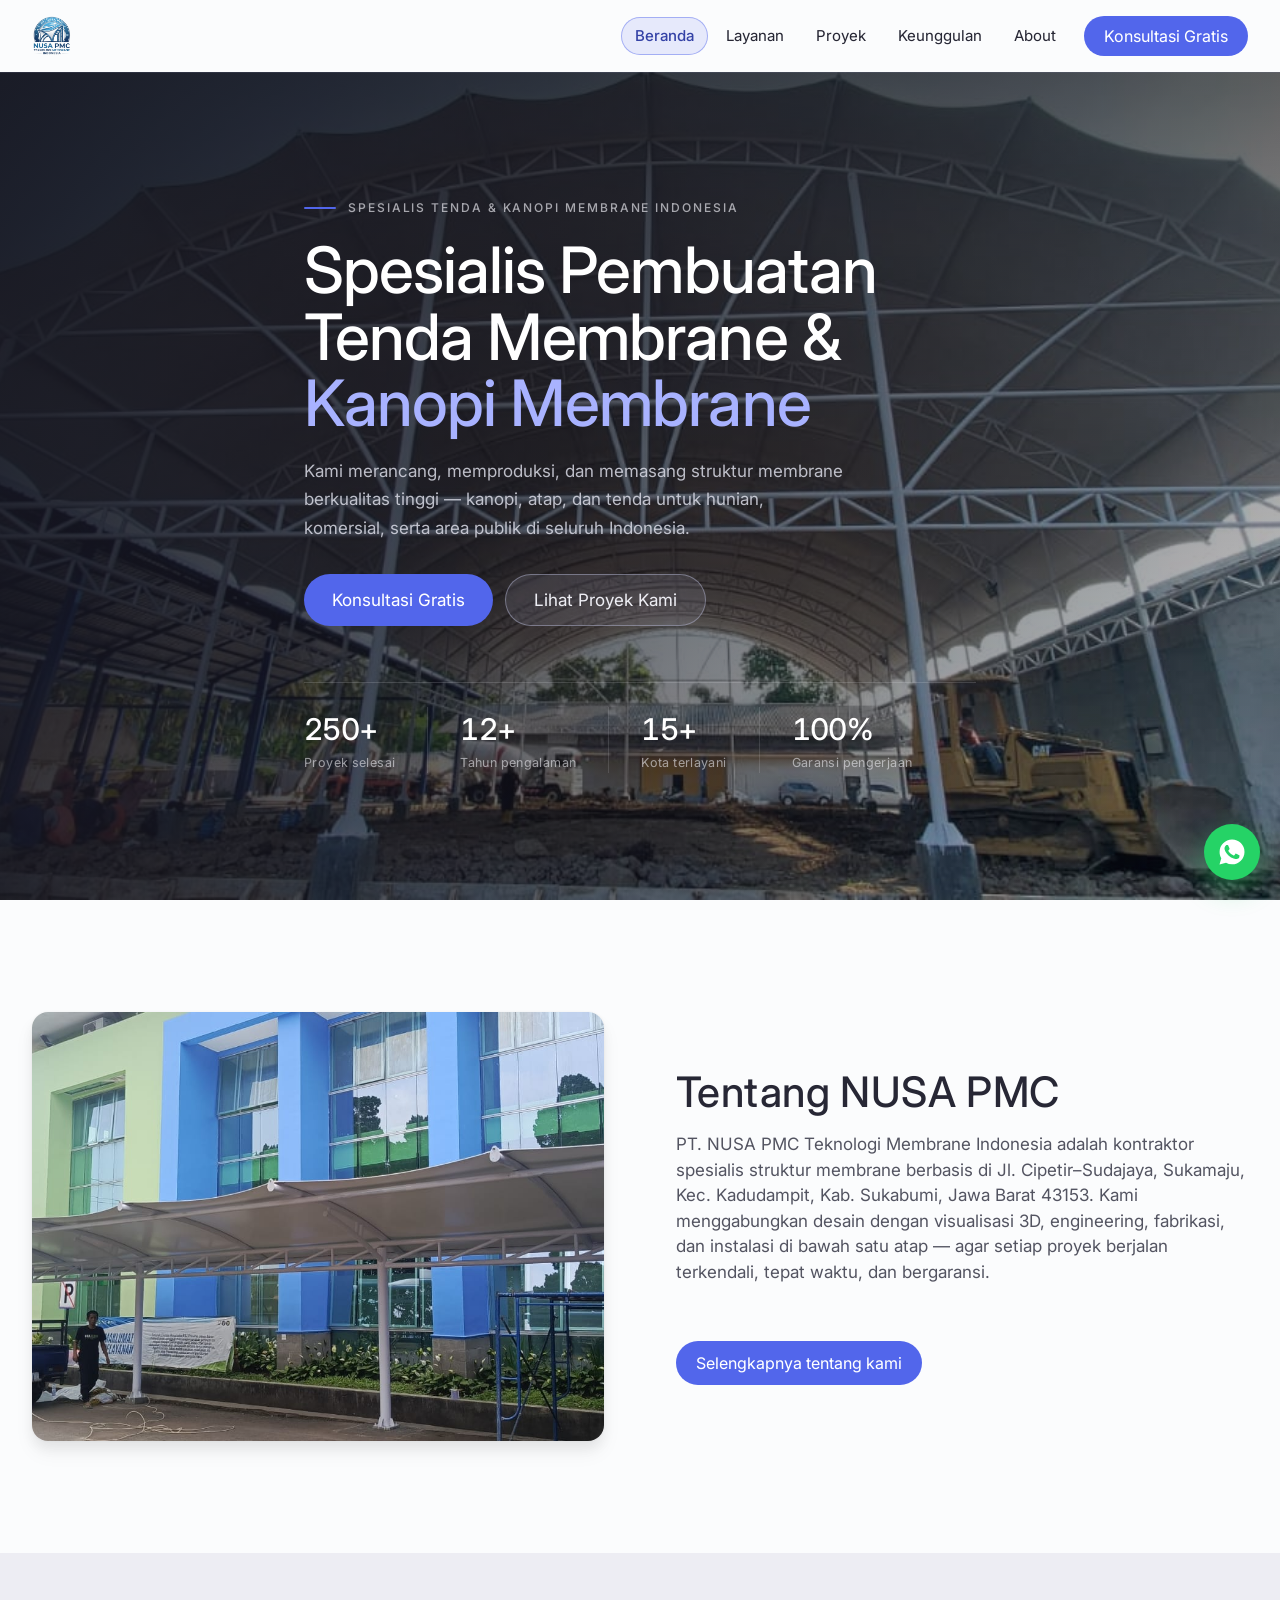
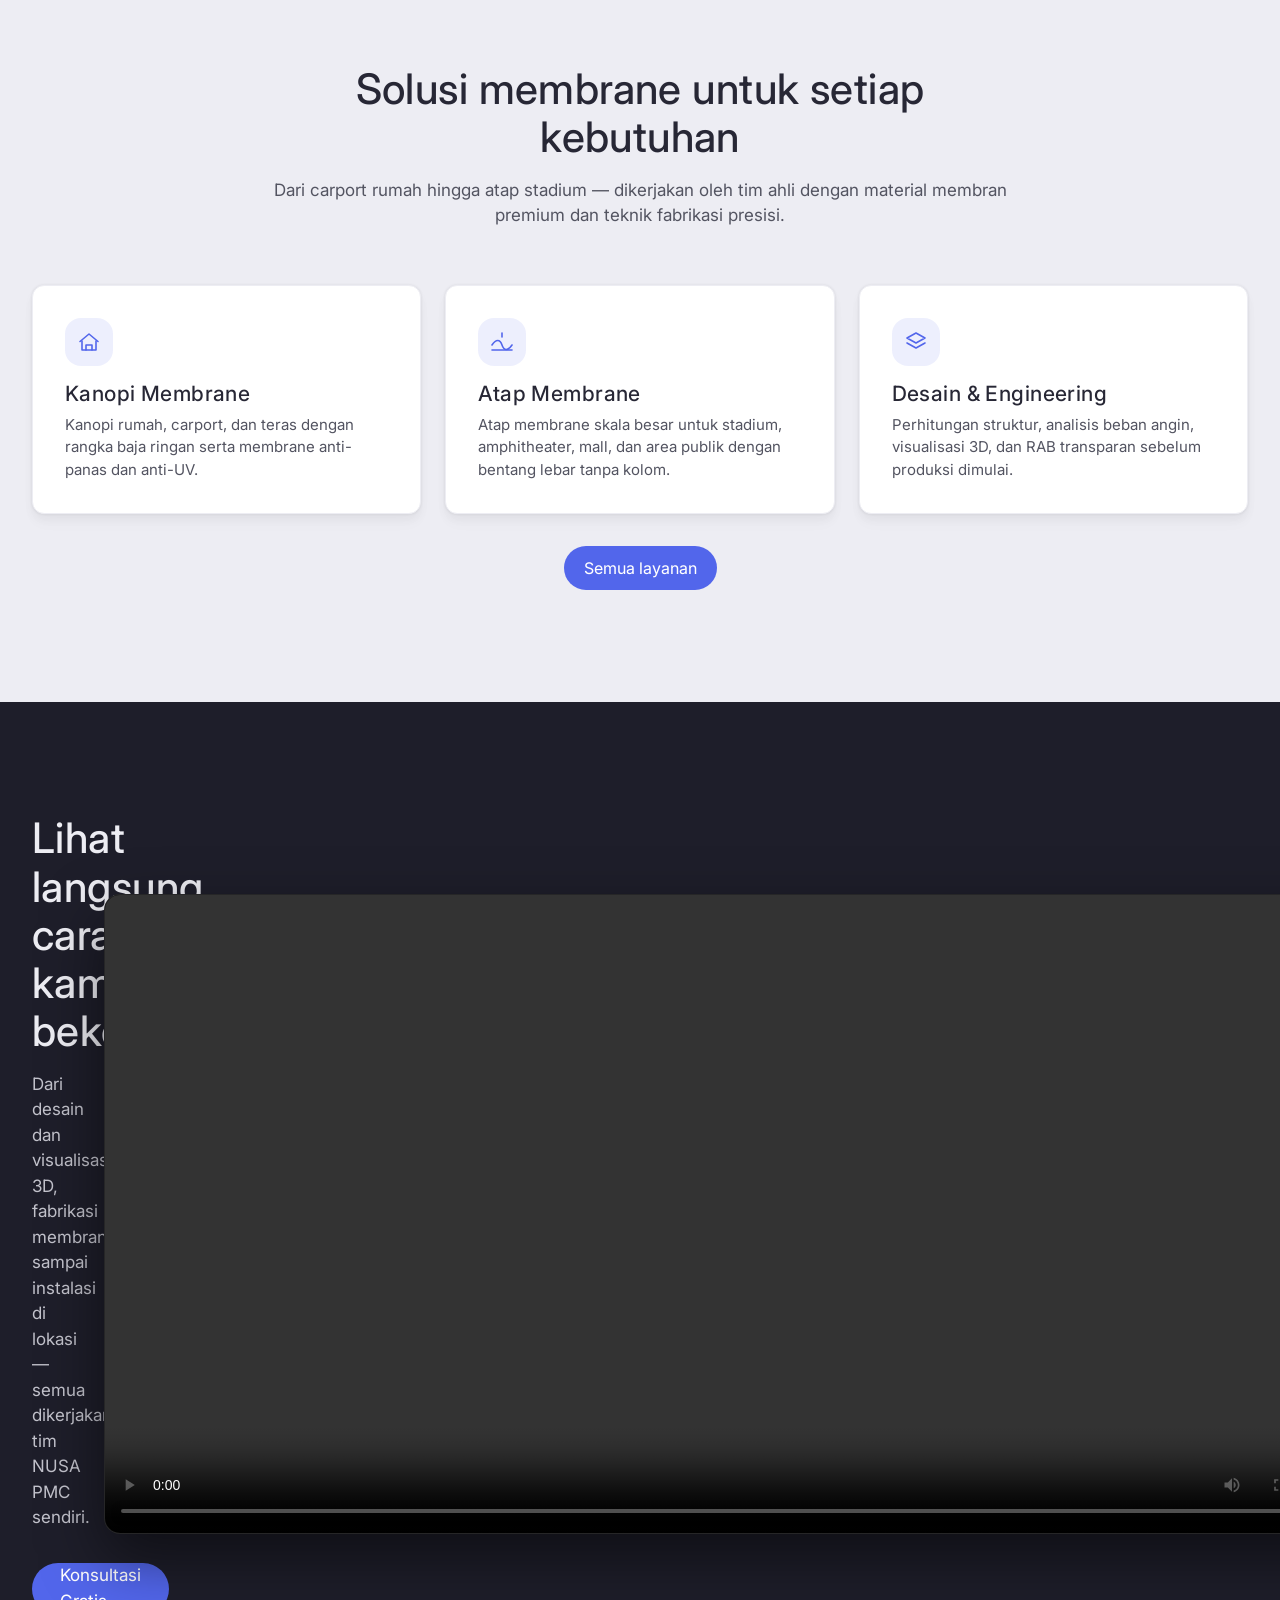
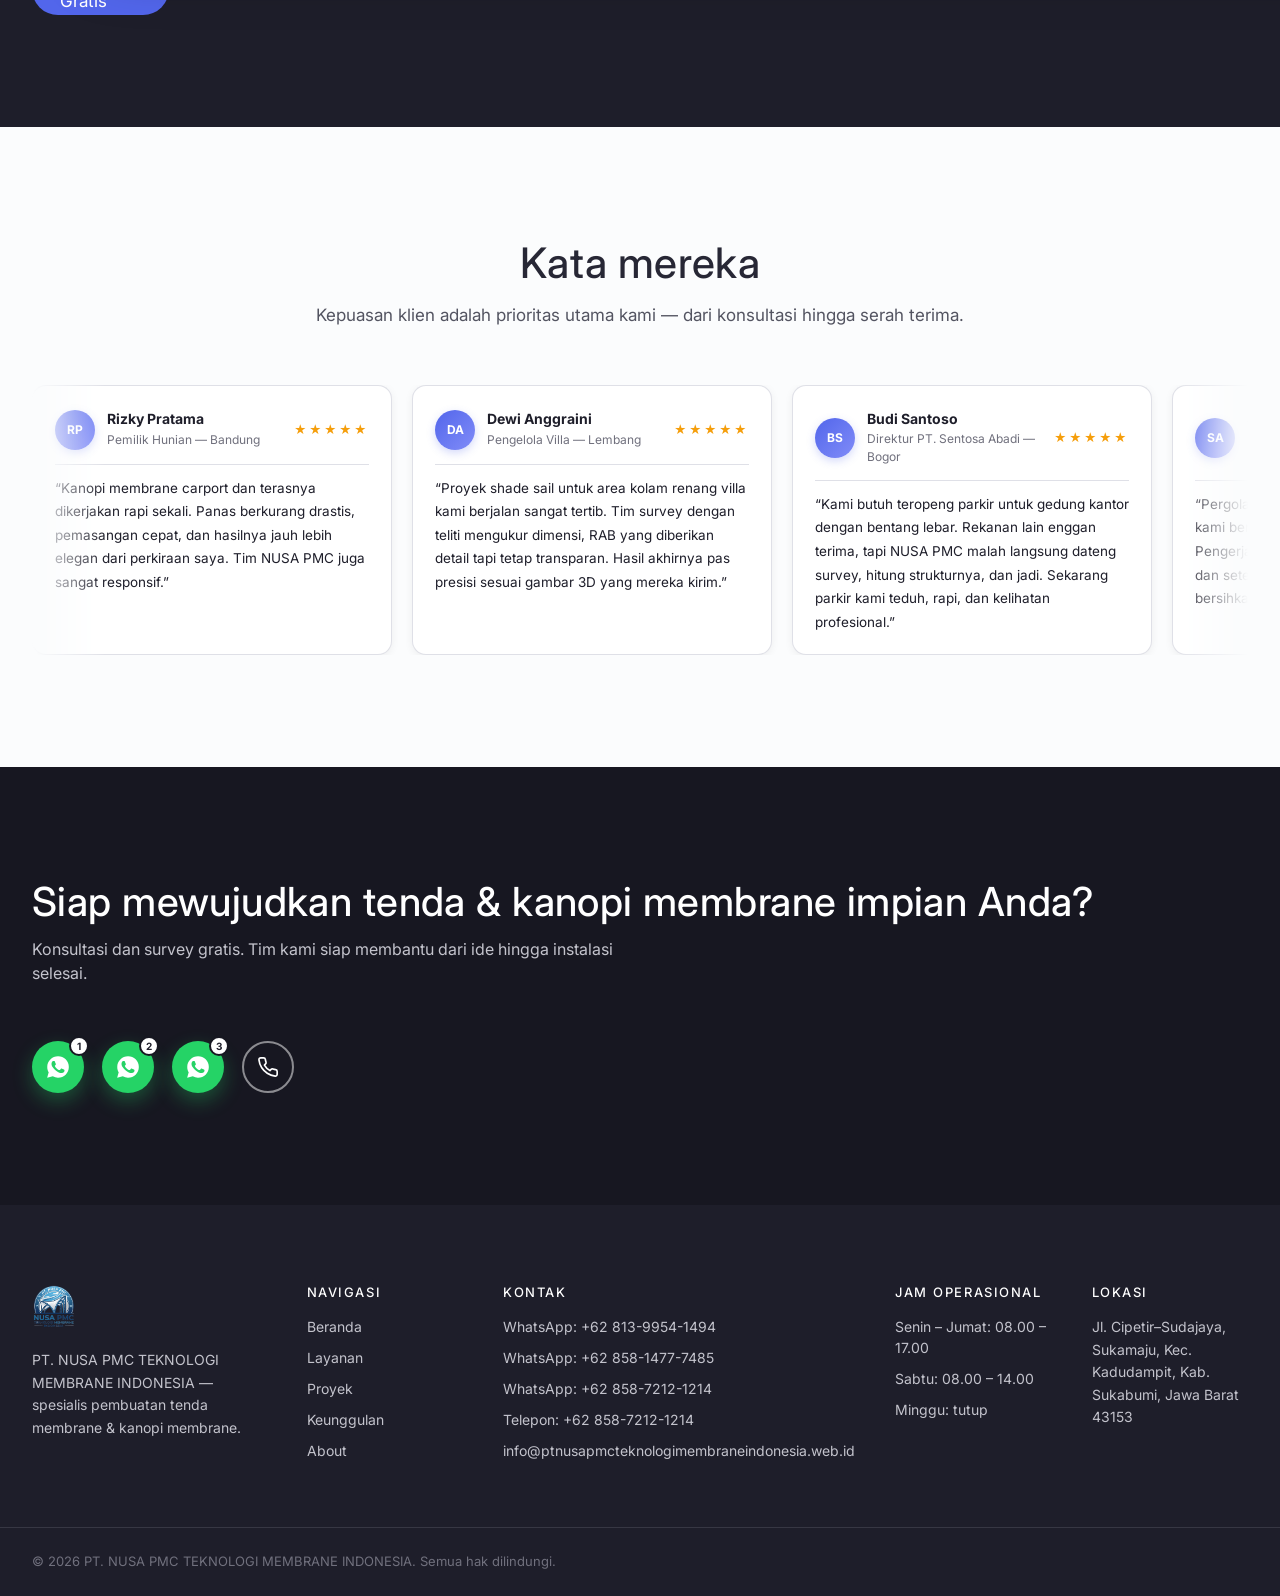
<file: index.html>
<!DOCTYPE html>
<html lang="id">
<head>
  <!-- Google tag (gtag.js) -->
  <script async src="https://www.googletagmanager.com/gtag/js?id=AW-18547873969"></script>
  <script>
    window.dataLayer = window.dataLayer || [];
    function gtag(){dataLayer.push(arguments);}
    gtag('js', new Date());

    gtag('config', 'AW-18547873969');
  </script>

  <meta charset="UTF-8" />
  <meta name="viewport" content="width=device-width, initial-scale=1.0" />
  <title>NUSA PMC — Spesialis Pembuatan Tenda Membrane & Kanopi Membrane</title>
  <meta name="description" content="Jasa pembuatan tenda membrane & kanopi membrane di Sukabumi: desain, produksi, dan instalasi struktur membrane untuk hunian, komersial, dan area publik. Melayani Bogor, Bandung, Jakarta & seluruh Indonesia." />
  <meta name="keywords" content="tenda membrane sukabumi, kanopi membrane sukabumi, jasa pembuatan tenda membrane sukabumi, tenda membrane event, kanopi jemur membrane, atap membrane, kontraktor membrane sukabumi, spesialis tenda membrane, tenda membrane bogor, kanopi membrane bandung, tenda membrane jakarta, membrane structure indonesia" />
  <meta name="author" content="PT. NUSA PMC Teknologi Membrane Indonesia" />
  <meta name="robots" content="index, follow" />
  <link rel="canonical" href="https://ptnusapmcteknologimembraneindonesia.web.id/" />
  
  <!-- Open Graph -->
  <meta property="og:type" content="website" />
  <meta property="og:url" content="https://ptnusapmcteknologimembraneindonesia.web.id/" />
  <meta property="og:title" content="NUSA PMC — Spesialis Pembuatan Tenda Membrane & Kanopi Membrane" />
  <meta property="og:description" content="Jasa pembuatan tenda membrane & kanopi membrane di Sukabumi: desain, produksi, dan instalasi struktur membrane untuk hunian, komersial, dan area publik. Melayani Bogor, Bandung, Jakarta & seluruh Indonesia." />
  <meta property="og:image" content="https://ptnusapmcteknologimembraneindonesia.web.id/assets/og-image-v2.jpg" />
  <meta property="og:image:width" content="1200" />
  <meta property="og:image:height" content="630" />
  <meta property="og:locale" content="id_ID" />
  <meta property="og:site_name" content="NUSA PMC" />
  
  <!-- Twitter Card -->
  <meta name="twitter:card" content="summary_large_image" />
  <meta name="twitter:url" content="https://ptnusapmcteknologimembraneindonesia.web.id/" />
  <meta name="twitter:title" content="NUSA PMC — Spesialis Pembuatan Tenda Membrane & Kanopi Membrane" />
  <meta name="twitter:description" content="Jasa pembuatan tenda membrane & kanopi membrane di Sukabumi: desain, produksi, dan instalasi struktur membrane untuk hunian, komersial, dan area publik. Melayani Bogor, Bandung, Jakarta & seluruh Indonesia." />
  <meta name="twitter:image" content="https://ptnusapmcteknologimembraneindonesia.web.id/assets/og-image-v2.jpg" />
  
  <!-- Geo -->
  <meta name="geo.region" content="ID-JB" />
  <meta name="geo.placename" content="Sukabumi" />
  <meta name="geo.position" content="-6.9175;106.9296" />
  <meta name="ICBM" content="-6.9175, 106.9296" />
  
  <link rel="icon" type="image/png" href="assets/favicon.png" />
  <link rel="preconnect" href="https://fonts.googleapis.com" />
  <link rel="preconnect" href="https://fonts.gstatic.com" crossorigin />
  <link href="https://fonts.googleapis.com/css2?family=Inter:wght@360;400;420;480;500;600;700&display=swap" rel="stylesheet" />
  <link rel="stylesheet" href="styles.css?v=29" />
  
  <!-- JSON-LD LocalBusiness -->
  <script type="application/ld+json">
  {
    "@context": "https://schema.org",
    "@type": "LocalBusiness",
    "name": "PT. NUSA PMC Teknologi Membrane Indonesia",
    "alternateName": "NUSA PMC",
    "description": "Spesialis pembuatan tenda membrane & kanopi membrane: desain, produksi, dan instalasi struktur membrane untuk hunian, komersial, dan area publik.",
    "url": "https://ptnusapmcteknologimembraneindonesia.web.id/",
    "telephone": "+6285872121214",
    "email": "info@ptnusapmcteknologimembraneindonesia.web.id",
    "address": {
      "@type": "PostalAddress",
      "streetAddress": "Jl. Cipetir–Sudajaya, Sukamaju, Kec. Kadudampit",
      "addressLocality": "Sukabumi",
      "addressRegion": "Jawa Barat",
      "postalCode": "43153",
      "addressCountry": "ID"
    },
    "geo": {
      "@type": "GeoCoordinates",
      "latitude": "-6.9175",
      "longitude": "106.9296"
    },
    "image": "https://ptnusapmcteknologimembraneindonesia.web.id/assets/og-image-v2.jpg",
    "logo": "https://ptnusapmcteknologimembraneindonesia.web.id/assets/logo.png",
    "sameAs": [],
    "openingHoursSpecification": [
      {
        "@type": "OpeningHoursSpecification",
        "dayOfWeek": ["Monday", "Tuesday", "Wednesday", "Thursday", "Friday"],
        "opens": "08:00",
        "closes": "17:00"
      },
      {
        "@type": "OpeningHoursSpecification",
        "dayOfWeek": "Saturday",
        "opens": "08:00",
        "closes": "14:00"
      }
    ],
    "priceRange": "$$",
    "areaServed": [
      { "@type": "City", "name": "Sukabumi" },
      { "@type": "City", "name": "Bogor" },
      { "@type": "City", "name": "Bandung" },
      { "@type": "City", "name": "Jakarta" },
      { "@type": "AdministrativeArea", "name": "Jawa Barat" },
      { "@type": "Country", "name": "Indonesia" }
    ],
    "knowsAbout": [
      "Tenda membrane",
      "Kanopi membrane",
      "Atap membrane",
      "Kanopi jemur",
      "Tenda membrane event",
      "Desain & engineering struktur membrane",
      "Fabrikasi membrane",
      "Instalasi membrane",
      "Perawatan & renovasi membrane"
    ]
  }
  </script>
</head>
<body>
  <header class="navbar" id="navbar">
    <div class="container nav-inner">
      <a href="index.html" class="brand" aria-label="NUSA PMC — beranda">
        <img src="assets/logo.png" alt="Logo NUSA PMC" class="brand-logo-png" width="196" height="48" />
      </a>

      <nav class="nav-links" id="navLinks" aria-label="Navigasi utama">
        <a href="index.html" class="active">Beranda</a>
        <a href="layanan/">Layanan</a>
        <a href="proyek/">Proyek</a>
        <a href="keunggulan/">Keunggulan</a>
        <a href="about/">About</a>
        <a href="https://wa.me/6285872121214?text=Halo%20NUSA%20PMC%2C%20saya%20ingin%20konsultasi%20tentang%20tenda%20%2F%20kanopi%20membrane." class="btn btn-primary nav-cta" target="_blank" rel="noopener">Konsultasi Gratis</a>
      </nav>

      <button class="nav-toggle" id="navToggle" aria-label="Buka menu" aria-expanded="false" aria-controls="navLinks">
        <span></span><span></span><span></span>
      </button>
    </div>
  </header>
  <!-- ================= HERO ================= -->
  <section class="hero">
    <div class="hero-media" aria-hidden="true"></div>
    <div class="hero-overlay" aria-hidden="true"></div>

    <div class="container hero-inner">
      <p class="hero-kicker reveal">Spesialis tenda &amp; kanopi membrane Indonesia</p>
      <h1 class="hero-title reveal">Spesialis Pembuatan Tenda Membrane &amp; <span class="hero-title-accent">Kanopi Membrane</span></h1>
      <p class="hero-desc reveal">
        Kami merancang, memproduksi, dan memasang struktur membrane berkualitas tinggi —
        kanopi, atap, dan tenda untuk hunian, komersial, serta area publik di seluruh Indonesia.
      </p>
      <div class="hero-actions reveal">
        <a href="https://wa.me/6285872121214?text=Halo%20NUSA%20PMC%2C%20saya%20ingin%20konsultasi%20tentang%20tenda%20%2F%20kanopi%20membrane." class="btn btn-primary btn-lg" target="_blank" rel="noopener">Konsultasi Gratis</a>
        <a href="proyek/" class="btn btn-outline-light btn-lg">Lihat Proyek Kami</a>
      </div>

      <ul class="hero-stats reveal">
        <li><strong>250+</strong><span>Proyek selesai</span></li>
        <li><strong>12+</strong><span>Tahun pengalaman</span></li>
        <li><strong>15+</strong><span>Kota terlayani</span></li>
        <li><strong>100%</strong><span>Garansi pengerjaan</span></li>
      </ul>
    </div>
  </section>

  <!-- ================= INTRO / SHORT ABOUT ================= -->
  <section class="section">
    <div class="container keunggulan-wrap">
      <div class="keunggulan-media reveal">
        <img src="assets/dokumentasi/proyek-12.jpg" alt="Proyek tenda membrane NUSA PMC" loading="lazy" />
      </div>

      <div class="keunggulan-body">
        <div class="section-head section-head-left">
          <h2 class="reveal">Tentang NUSA PMC</h2>
          <p class="section-lead reveal">
            PT. NUSA PMC Teknologi Membrane Indonesia adalah kontraktor spesialis struktur membrane
            berbasis di Jl. Cipetir–Sudajaya, Sukamaju, Kec. Kadudampit, Kab. Sukabumi, Jawa Barat 43153.
            Kami menggabungkan desain dengan visualisasi 3D, engineering, fabrikasi, dan instalasi
            di bawah satu atap — agar setiap proyek berjalan terkendali, tepat waktu, dan bergaransi.
          </p>
        </div>
        <div class="reveal" style="margin-top:24px">
          <a href="about/" class="btn btn-primary">Selengkapnya tentang kami</a>
        </div>
      </div>
    </div>
  </section>

  <!-- ================= LAYANAN PREVIEW ================= -->
  <section class="section section-tint">
    <div class="container">
      <div class="section-head">
        <h2 class="reveal">Solusi membrane untuk setiap kebutuhan</h2>
        <p class="section-lead reveal">
          Dari carport rumah hingga atap stadium — dikerjakan oleh tim ahli dengan material membran
          premium dan teknik fabrikasi presisi.
        </p>
      </div>

      <div class="grid grid-services">
        <article class="card service-card reveal">
          <div class="service-icon" aria-hidden="true"><svg viewBox="0 0 24 24" width="24" height="24" fill="none" stroke="currentColor" stroke-width="1.6" stroke-linecap="round" stroke-linejoin="round"><path d="M3 11.5 12 4l9 7.5"/><path d="M5 11v9h14v-9"/><path d="M9 20v-5h6v5"/></svg></div>
          <h3>Kanopi Membrane</h3>
          <p>Kanopi rumah, carport, dan teras dengan rangka baja ringan serta membrane anti-panas dan anti-UV.</p>
        </article>

        <article class="card service-card reveal">
          <div class="service-icon" aria-hidden="true"><svg viewBox="0 0 24 24" width="24" height="24" fill="none" stroke="currentColor" stroke-width="1.6" stroke-linecap="round" stroke-linejoin="round"><path d="M2 15c4-6 8-6 10 0s6 6 10 0"/><path d="M2 20h20"/><path d="M12 3v4"/></svg></div>
          <h3>Atap Membrane</h3>
          <p>Atap membrane skala besar untuk stadium, amphitheater, mall, dan area publik dengan bentang lebar tanpa kolom.</p>
        </article>

        <article class="card service-card reveal">
          <div class="service-icon" aria-hidden="true"><svg viewBox="0 0 24 24" width="24" height="24" fill="none" stroke="currentColor" stroke-width="1.6" stroke-linecap="round" stroke-linejoin="round"><path d="M12 3 3 8l9 5 9-5-9-5Z"/><path d="M3 13l9 5 9-5"/></svg></div>
          <h3>Desain &amp; Engineering</h3>
          <p>Perhitungan struktur, analisis beban angin, visualisasi 3D, dan RAB transparan sebelum produksi dimulai.</p>
        </article>
      </div>

      <div class="reveal" style="margin-top:32px;text-align:center">
        <a href="layanan/" class="btn btn-primary">Semua layanan</a>
      </div>
    </div>
  </section>

  <!-- ================= VIDEO PROMOSI ================= -->
  <section class="section section-dark">
    <div class="container video-inner">
      <div class="video-copy">
        <div class="section-head section-head-left">
          <h2 class="reveal">Lihat langsung cara kami bekerja</h2>
          <p class="section-lead reveal">
            Dari desain dan visualisasi 3D, fabrikasi membrane, sampai instalasi di lokasi —
            semua dikerjakan tim NUSA PMC sendiri.
          </p>
        </div>
        <div class="reveal">
          <a href="https://wa.me/6285872121214?text=Halo%20NUSA%20PMC%2C%20saya%20ingin%20konsultasi%20tentang%20tenda%20%2F%20kanopi%20membrane." class="btn btn-primary btn-lg" target="_blank" rel="noopener">Konsultasi Gratis</a>
        </div>
      </div>

      <div class="video-wrap reveal">
        <video class="video-player" controls playsinline preload="metadata" width="478" height="850">
          <source src="assets/video/video.mp4" type="video/mp4" />
          Browser Anda tidak mendukung pemutaran video.
          <a href="assets/video/video.mp4">Unduh video promosi</a>.
        </video>
      </div>
    </div>
  </section>

  <!-- ================= TESTIMONI ================= -->
  <section class="section">
    <div class="container">
      <div class="section-head">
        <h2 class="reveal">Kata mereka</h2>
        <p class="section-lead reveal">Kepuasan klien adalah prioritas utama kami — dari konsultasi hingga serah terima.</p>
      </div>

      <div class="testi-carousel reveal" aria-label="Testimoni klien" role="region">
        <div class="testi-track">
          <figure class="testi-card">
            <div class="testi-header">
              <span class="avatar" aria-hidden="true">RP</span>
              <div class="testi-meta">
                <strong>Rizky Pratama</strong>
                <span class="role">Pemilik Hunian — Bandung</span>
              </div>
              <div class="testi-stars" aria-label="5 dari 5 bintang">★★★★★</div>
            </div>
            <blockquote>“Kanopi membrane carport dan terasnya dikerjakan rapi sekali. Panas berkurang drastis, pemasangan cepat, dan hasilnya jauh lebih elegan dari perkiraan saya. Tim NUSA PMC juga sangat responsif.”</blockquote>
          </figure>
          <figure class="testi-card">
            <div class="testi-header">
              <span class="avatar" aria-hidden="true">DA</span>
              <div class="testi-meta">
                <strong>Dewi Anggraini</strong>
                <span class="role">Pengelola Villa — Lembang</span>
              </div>
              <div class="testi-stars" aria-label="5 dari 5 bintang">★★★★★</div>
            </div>
            <blockquote>“Proyek shade sail untuk area kolam renang villa kami berjalan sangat tertib. Tim survey dengan teliti mengukur dimensi, RAB yang diberikan detail tapi tetap transparan. Hasil akhirnya pas presisi sesuai gambar 3D yang mereka kirim.”</blockquote>
          </figure>
          <figure class="testi-card">
            <div class="testi-header">
              <span class="avatar" aria-hidden="true">BS</span>
              <div class="testi-meta">
                <strong>Budi Santoso</strong>
                <span class="role">Direktur PT. Sentosa Abadi — Bogor</span>
              </div>
              <div class="testi-stars" aria-label="5 dari 5 bintang">★★★★★</div>
            </div>
            <blockquote>“Kami butuh teropeng parkir untuk gedung kantor dengan bentang lebar. Rekanan lain enggan terima, tapi NUSA PMC malah langsung dateng survey, hitung strukturnya, dan jadi. Sekarang parkir kami teduh, rapi, dan kelihatan profesional.”</blockquote>
          </figure>
          <figure class="testi-card">
            <div class="testi-header">
              <span class="avatar" aria-hidden="true">SA</span>
              <div class="testi-meta">
                <strong>Sari Ayu Lestari</strong>
                <span class="role">Pemilik Hunian — Jakarta Selatan</span>
              </div>
              <div class="testi-stars" aria-label="5 dari 5 bintang">★★★★★</div>
            </div>
            <blockquote>“Pergola membran di taman belakang rumah kami benar-benar mengubah kesan hunian. Pengerjaannya cepat, tukang-tukangnya sopan, dan setelah selesai sisa material mereka bersihkan sampai tuntas. Sangat recommended.”</blockquote>
          </figure>
          <!-- duplikat -->
          <figure class="testi-card">
            <div class="testi-header">
              <span class="avatar" aria-hidden="true">RP</span>
              <div class="testi-meta">
                <strong>Rizky Pratama</strong>
                <span class="role">Pemilik Hunian — Bandung</span>
              </div>
              <div class="testi-stars" aria-label="5 dari 5 bintang">★★★★★</div>
            </div>
            <blockquote>“Kanopi membrane carport dan terasnya dikerjakan rapi sekali. Panas berkurang drastis, pemasangan cepat, dan hasilnya jauh lebih elegan dari perkiraan saya. Tim NUSA PMC juga sangat responsif.”</blockquote>
          </figure>
          <figure class="testi-card">
            <div class="testi-header">
              <span class="avatar" aria-hidden="true">DA</span>
              <div class="testi-meta">
                <strong>Dewi Anggraini</strong>
                <span class="role">Pengelola Villa — Lembang</span>
              </div>
              <div class="testi-stars" aria-label="5 dari 5 bintang">★★★★★</div>
            </div>
            <blockquote>“Proyek shade sail untuk area kolam renang villa kami berjalan sangat tertib. Tim survey dengan teliti mengukur dimensi, RAB yang diberikan detail tapi tetap transparan. Hasil akhirnya pas presisi sesuai gambar 3D yang mereka kirim.”</blockquote>
          </figure>
          <figure class="testi-card">
            <div class="testi-header">
              <span class="avatar" aria-hidden="true">BS</span>
              <div class="testi-meta">
                <strong>Budi Santoso</strong>
                <span class="role">Direktur PT. Sentosa Abadi — Bogor</span>
              </div>
              <div class="testi-stars" aria-label="5 dari 5 bintang">★★★★★</div>
            </div>
            <blockquote>“Kami butuh teropeng parkir untuk gedung kantor dengan bentang lebar. Rekanan lain enggan terima, tapi NUSA PMC malah langsung dateng survey, hitung strukturnya, dan jadi. Sekarang parkir kami teduh, rapi, dan kelihatan profesional.”</blockquote>
          </figure>
          <figure class="testi-card">
            <div class="testi-header">
              <span class="avatar" aria-hidden="true">SA</span>
              <div class="testi-meta">
                <strong>Sari Ayu Lestari</strong>
                <span class="role">Pemilik Hunian — Jakarta Selatan</span>
              </div>
              <div class="testi-stars" aria-label="5 dari 5 bintang">★★★★★</div>
            </div>
            <blockquote>“Pergola membran di taman belakang rumah kami benar-benar mengubah kesan hunian. Pengerjaannya cepat, tukang-tukangnya sopan, dan setelah selesai sisa material mereka bersihkan sampai tuntas. Sangat recommended.”</blockquote>
          </figure>
        </div>
      </div>
    </div>
  </section>

  <section class="cta-band">
    <div class="container cta-inner">
      <div class="cta-text reveal">
        <h2>Siap mewujudkan tenda &amp; kanopi membrane impian Anda?</h2>
        <p>Konsultasi dan survey gratis. Tim kami siap membantu dari ide hingga instalasi selesai.</p>
      </div>
      <div class="cta-actions reveal">
        <a class="wa-btn" href="https://wa.me/6281399541494?text=Halo%20NUSA%20PMC%2C%20saya%20ingin%20konsultasi%20tentang%20tenda%20%2F%20kanopi%20membrane." target="_blank" rel="noopener" aria-label="WhatsApp CS 1: 0813-9954-1494" title="CS 1 — 0813-9954-1494">
          <svg viewBox="0 0 24 24" width="26" height="26" fill="currentColor" aria-hidden="true"><path d="M12.04 2c-5.5 0-9.96 4.46-9.96 9.96 0 1.76.46 3.48 1.34 5L2 22l5.2-1.36a9.9 9.9 0 0 0 4.84 1.24h.01c5.5 0 9.95-4.46 9.95-9.96 0-2.66-1.04-5.16-2.92-7.04A9.9 9.9 0 0 0 12.04 2Zm5.84 14.16c-.25.7-1.44 1.34-1.99 1.42-.51.08-1.16.11-1.87-.12-.43-.14-.99-.32-1.7-.63-2.99-1.29-4.94-4.3-5.09-4.5-.15-.2-1.22-1.62-1.22-3.09 0-1.47.77-2.19 1.04-2.49.27-.3.59-.37.79-.37l.57.01c.18.01.43-.07.67.51.25.6.84 2.07.91 2.22.07.15.12.32.02.52-.1.2-.15.32-.3.5-.15.17-.31.39-.45.52-.15.15-.3.31-.13.61.17.3.76 1.25 1.63 2.02 1.12.99 2.06 1.3 2.36 1.45.3.15.47.13.64-.08.17-.2.74-.86.94-1.16.2-.3.4-.25.67-.15.27.1 1.72.81 2.02.96.3.15.5.22.57.35.07.13.07.75-.18 1.45Z"/></svg>
          <span class="wa-badge">1</span>
        </a>
        <a class="wa-btn" href="https://wa.me/6285814777485?text=Halo%20NUSA%20PMC%2C%20saya%20ingin%20konsultasi%20tentang%20tenda%20%2F%20kanopi%20membrane." target="_blank" rel="noopener" aria-label="WhatsApp CS 2: 0858-1477-7485" title="CS 2 — 0858-1477-7485">
          <svg viewBox="0 0 24 24" width="26" height="26" fill="currentColor" aria-hidden="true"><path d="M12.04 2c-5.5 0-9.96 4.46-9.96 9.96 0 1.76.46 3.48 1.34 5L2 22l5.2-1.36a9.9 9.9 0 0 0 4.84 1.24h.01c5.5 0 9.95-4.46 9.95-9.96 0-2.66-1.04-5.16-2.92-7.04A9.9 9.9 0 0 0 12.04 2Zm5.84 14.16c-.25.7-1.44 1.34-1.99 1.42-.51.08-1.16.11-1.87-.12-.43-.14-.99-.32-1.7-.63-2.99-1.29-4.94-4.3-5.09-4.5-.15-.2-1.22-1.62-1.22-3.09 0-1.47.77-2.19 1.04-2.49.27-.3.59-.37.79-.37l.57.01c.18.01.43-.07.67.51.25.6.84 2.07.91 2.22.07.15.12.32.02.52-.1.2-.15.32-.3.5-.15.17-.31.39-.45.52-.15.15-.3.31-.13.61.17.3.76 1.25 1.63 2.02 1.12.99 2.06 1.3 2.36 1.45.3.15.47.13.64-.08.17-.2.74-.86.94-1.16.2-.3.4-.25.67-.15.27.1 1.72.81 2.02.96.3.15.5.22.57.35.07.13.07.75-.18 1.45Z"/></svg>
          <span class="wa-badge">2</span>
        </a>
        <a class="wa-btn" href="https://wa.me/6285872121214?text=Halo%20NUSA%20PMC%2C%20saya%20ingin%20konsultasi%20tentang%20tenda%20%2F%20kanopi%20membrane." target="_blank" rel="noopener" aria-label="WhatsApp CS 3: 0858-7212-1214" title="CS 3 — 0858-7212-1214">
          <svg viewBox="0 0 24 24" width="26" height="26" fill="currentColor" aria-hidden="true"><path d="M12.04 2c-5.5 0-9.96 4.46-9.96 9.96 0 1.76.46 3.48 1.34 5L2 22l5.2-1.36a9.9 9.9 0 0 0 4.84 1.24h.01c5.5 0 9.95-4.46 9.95-9.96 0-2.66-1.04-5.16-2.92-7.04A9.9 9.9 0 0 0 12.04 2Zm5.84 14.16c-.25.7-1.44 1.34-1.99 1.42-.51.08-1.16.11-1.87-.12-.43-.14-.99-.32-1.7-.63-2.99-1.29-4.94-4.3-5.09-4.5-.15-.2-1.22-1.62-1.22-3.09 0-1.47.77-2.19 1.04-2.49.27-.3.59-.37.79-.37l.57.01c.18.01.43-.07.67.51.25.6.84 2.07.91 2.22.07.15.12.32.02.52-.1.2-.15.32-.3.5-.15.17-.31.39-.45.52-.15.15-.3.31-.13.61.17.3.76 1.25 1.63 2.02 1.12.99 2.06 1.3 2.36 1.45.3.15.47.13.64-.08.17-.2.74-.86.94-1.16.2-.3.4-.25.67-.15.27.1 1.72.81 2.02.96.3.15.5.22.57.35.07.13.07.75-.18 1.45Z"/></svg>
          <span class="wa-badge">3</span>
        </a>
        <a class="wa-btn wa-btn-outline" href="tel:+6285872121214" aria-label="Telepon: +62 858-7212-1214" title="Telepon — +62 858-7212-1214">
          <svg viewBox="0 0 24 24" width="22" height="22" fill="none" stroke="currentColor" stroke-width="1.8" stroke-linecap="round" stroke-linejoin="round" aria-hidden="true"><path d="M22 16.92v3a2 2 0 0 1-2.18 2 19.79 19.79 0 0 1-8.63-3.07 19.5 19.5 0 0 1-6-6 19.79 19.79 0 0 1-3.07-8.67A2 2 0 0 1 4.11 2h3a2 2 0 0 1 2 1.72c.13.96.36 1.9.7 2.81a2 2 0 0 1-.45 2.11L8.09 9.91a16 16 0 0 0 6 6l1.27-1.27a2 2 0 0 1 2.11-.45c.91.34 1.85.57 2.81.7A2 2 0 0 1 22 16.92Z"/></svg>
        </a>
      </div>
    </div>
  </section>
  <footer class="footer">
    <div class="container footer-grid">
      <div class="footer-brand">
        <a href="index.html" class="brand">
          <img src="assets/logo.png" alt="Logo NUSA PMC" class="brand-logo-png footer-logo-png" width="196" height="48" />
        </a>
        <p class="footer-legal">PT. NUSA PMC TEKNOLOGI MEMBRANE INDONESIA — spesialis pembuatan tenda membrane &amp; kanopi membrane.</p>
      </div>

      <div class="footer-col">
        <h4>Navigasi</h4>
        <ul>
          <li><a href="index.html" aria-current="page">Beranda</a></li>
          <li><a href="layanan/">Layanan</a></li>
          <li><a href="proyek/">Proyek</a></li>
          <li><a href="keunggulan/">Keunggulan</a></li>
          <li><a href="about/">About</a></li>
        </ul>
      </div>

      <div class="footer-col">
        <h4>Kontak</h4>
        <ul>
          <li><a href="https://wa.me/6281399541494?text=Halo%20NUSA%20PMC%2C%20saya%20ingin%20konsultasi%20tentang%20tenda%20%2F%20kanopi%20membrane." target="_blank" rel="noopener" data-wa-keep>WhatsApp: +62 813-9954-1494</a></li>
          <li><a href="https://wa.me/6285814777485?text=Halo%20NUSA%20PMC%2C%20saya%20ingin%20konsultasi%20tentang%20tenda%20%2F%20kanopi%20membrane." target="_blank" rel="noopener" data-wa-keep>WhatsApp: +62 858-1477-7485</a></li>
          <li><a href="https://wa.me/6285872121214?text=Halo%20NUSA%20PMC%2C%20saya%20ingin%20konsultasi%20tentang%20tenda%20%2F%20kanopi%20membrane." target="_blank" rel="noopener" data-wa-keep>WhatsApp: +62 858-7212-1214</a></li>
          <li><a href="tel:+6285872121214">Telepon: +62 858-7212-1214</a></li>
          <li><a href="mailto:info@ptnusapmcteknologimembraneindonesia.web.id">info@ptnusapmcteknologimembraneindonesia.web.id</a></li>
        </ul>
      </div>

      <div class="footer-col">
        <h4>Jam Operasional</h4>
        <ul>
          <li>Senin – Jumat: 08.00 – 17.00</li>
          <li>Sabtu: 08.00 – 14.00</li>
          <li>Minggu: tutup</li>
        </ul>
      </div>

      <div class="footer-col">
        <h4>Lokasi</h4>
        <p class="footer-legal" style="margin-top:0">Jl. Cipetir–Sudajaya, Sukamaju, Kec. Kadudampit, Kab. Sukabumi, Jawa Barat 43153</p>
      </div>
    </div>

    <div class="footer-bottom container">
      <p>© <span id="year">2026</span> PT. NUSA PMC TEKNOLOGI MEMBRANE INDONESIA. Semua hak dilindungi.</p>
    </div>
  </footer>


  <script src="script.js?v=27"></script>
</body>
</html>
</file>
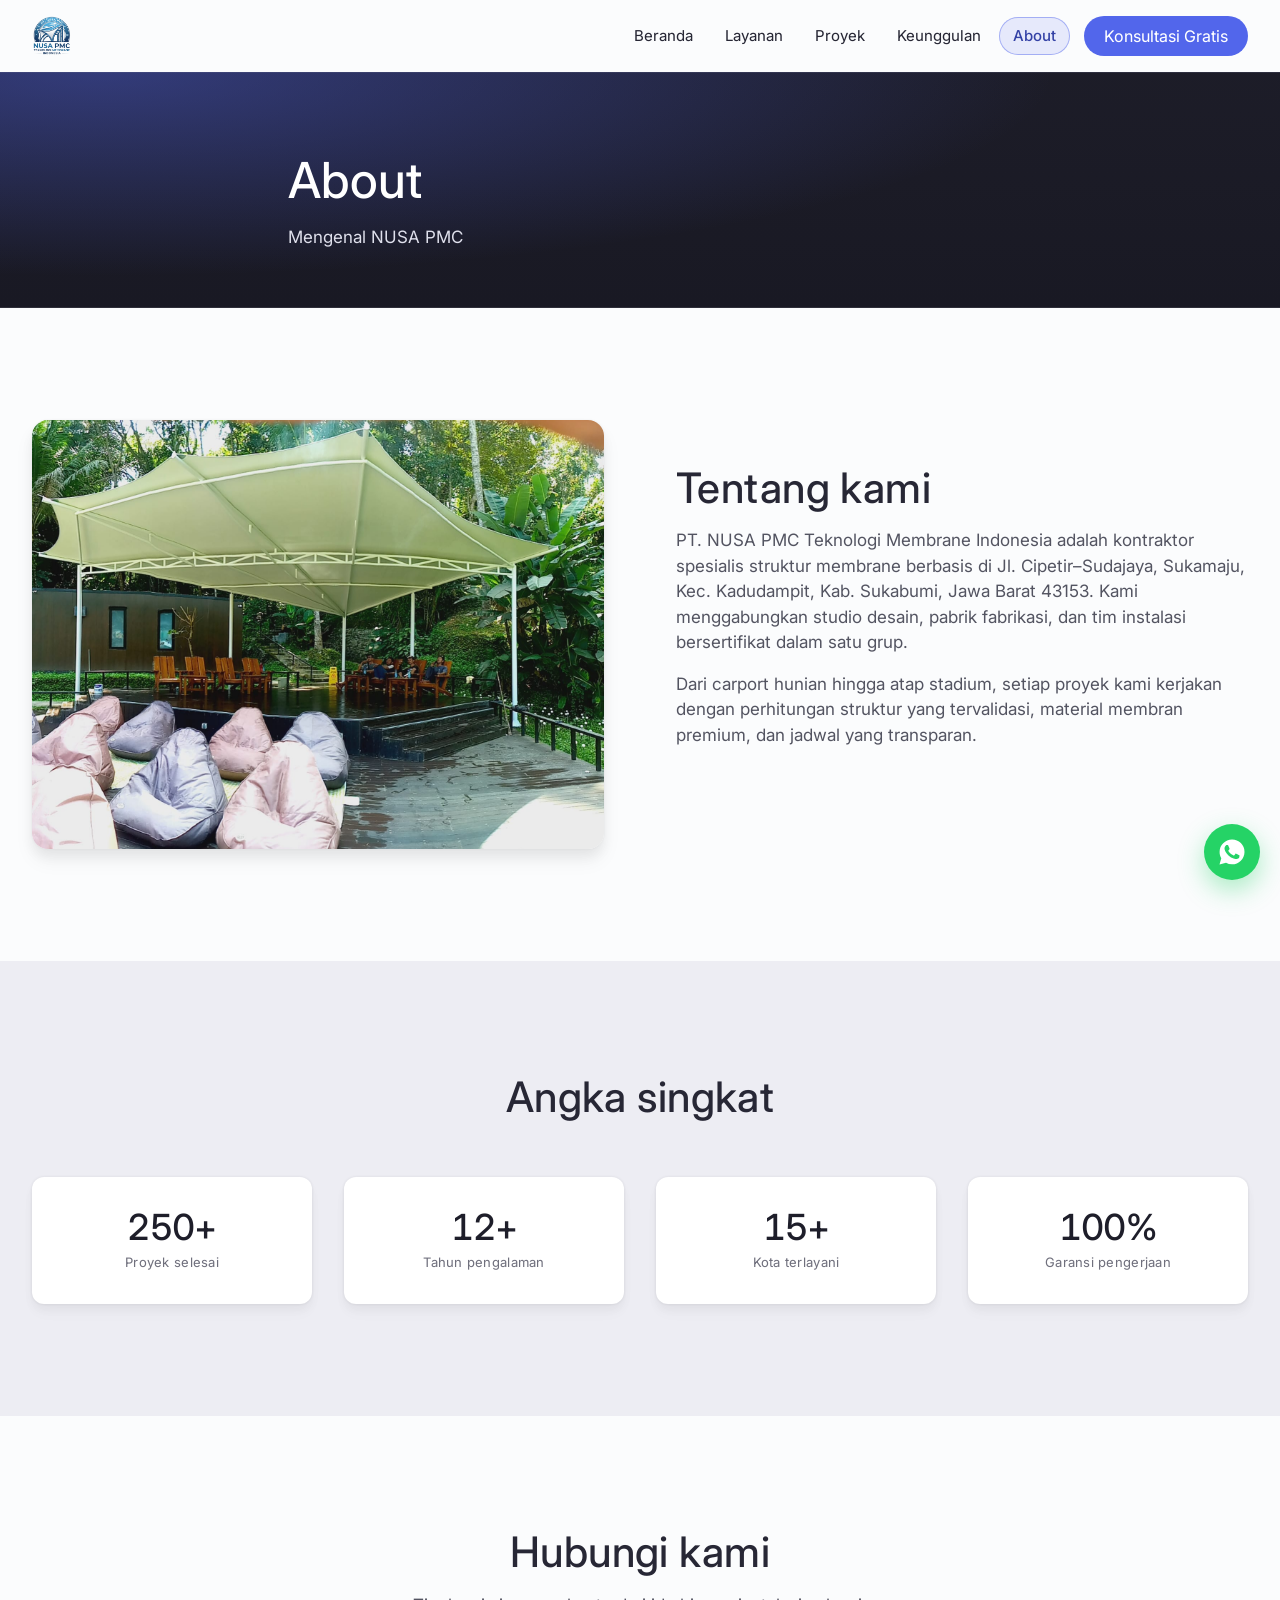
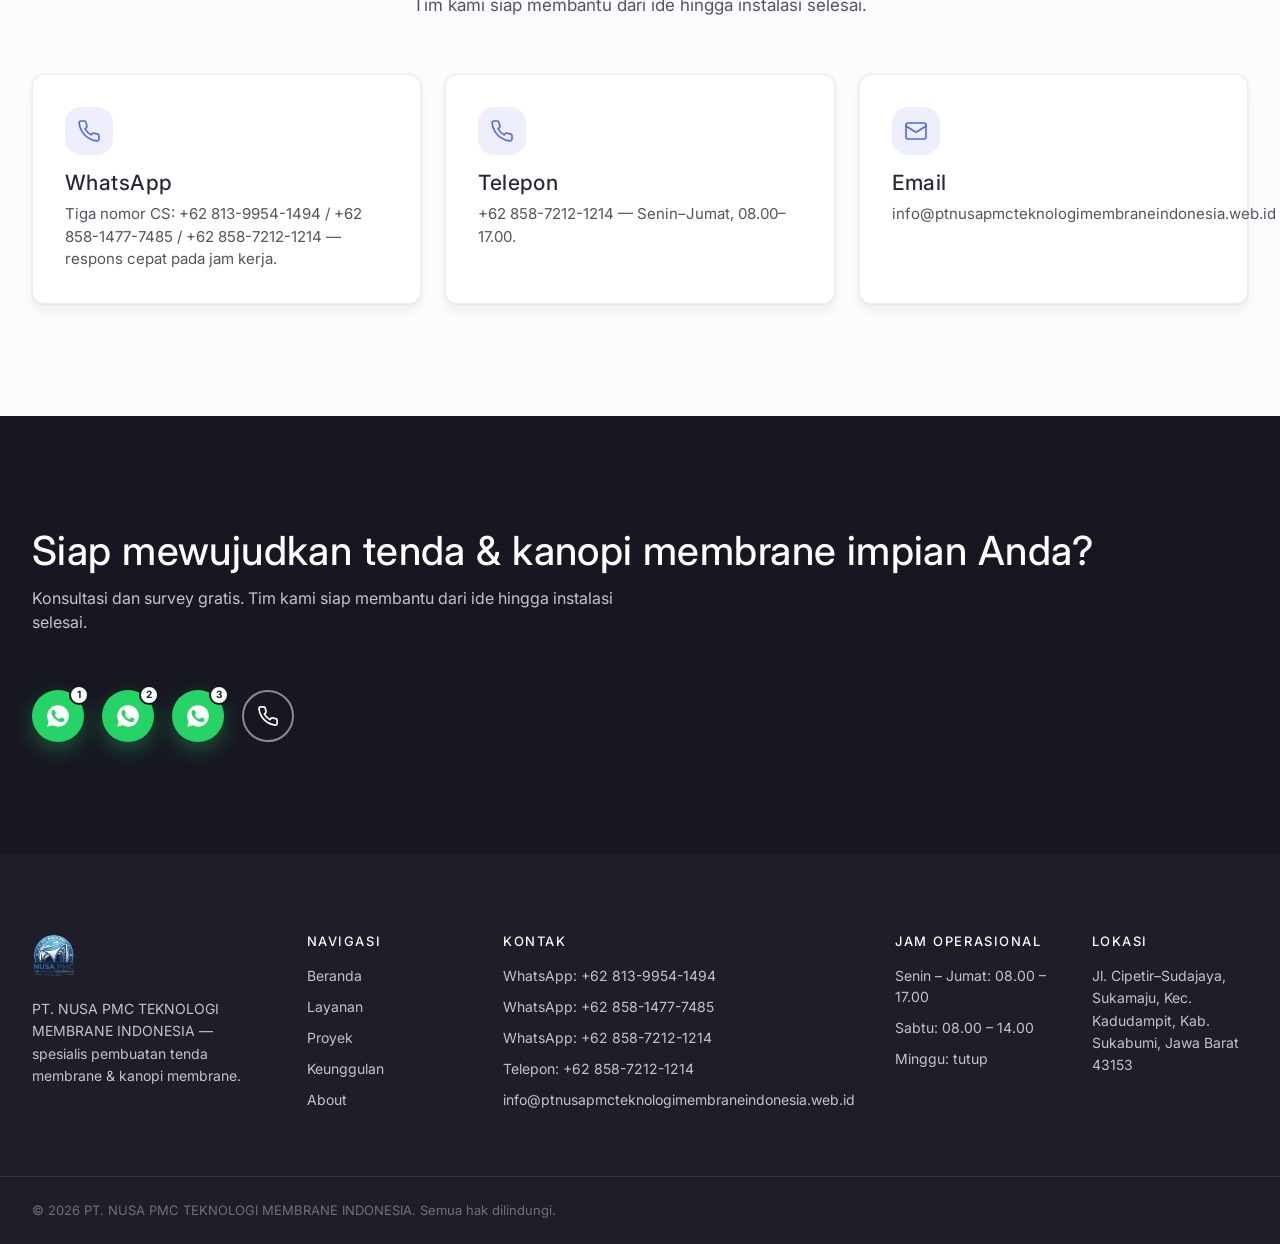
<file: about/index.html>
<!DOCTYPE html>
<html lang="id">
<head>
  <!-- Google tag (gtag.js) -->
  <script async src="https://www.googletagmanager.com/gtag/js?id=AW-18547873969"></script>
  <script>
    window.dataLayer = window.dataLayer || [];
    function gtag(){dataLayer.push(arguments);}
    gtag('js', new Date());

    gtag('config', 'AW-18547873969');
  </script>

  <meta charset="UTF-8" />
  <meta name="viewport" content="width=device-width, initial-scale=1.0" />
  <title>About — NUSA PMC</title>
  <meta name="description" content="PT. NUSA PMC Teknologi Membrane Indonesia — kontraktor spesialis struktur membrane berbasis di Sukabumi, Jawa Barat, melayani seluruh Indonesia." />
  <meta name="keywords" content="profil kontraktor membrane sukabumi, perusahaan tenda membrane sukabumi, tentang nusa pmc, pt nusa pmc teknologi membrane indonesia, fabrikasi membrane sukabumi, spesialis struktur membrane, jasa membrane jawa barat" />
  <meta name="author" content="PT. NUSA PMC Teknologi Membrane Indonesia" />
  <meta name="robots" content="index, follow" />
  <link rel="canonical" href="https://ptnusapmcteknologimembraneindonesia.web.id/about/" />

  <!-- Open Graph -->
  <meta property="og:type" content="website" />
  <meta property="og:url" content="https://ptnusapmcteknologimembraneindonesia.web.id/about/" />
  <meta property="og:title" content="About — NUSA PMC" />
  <meta property="og:description" content="PT. NUSA PMC Teknologi Membrane Indonesia — kontraktor spesialis struktur membrane berbasis di Sukabumi, Jawa Barat, melayani seluruh Indonesia." />
  <meta property="og:image" content="https://ptnusapmcteknologimembraneindonesia.web.id/assets/og-image-v2.jpg" />
  <meta property="og:image:width" content="1200" />
  <meta property="og:image:height" content="630" />
  <meta property="og:locale" content="id_ID" />
  <meta property="og:site_name" content="NUSA PMC" />

  <!-- Twitter Card -->
  <meta name="twitter:card" content="summary_large_image" />
  <meta name="twitter:url" content="https://ptnusapmcteknologimembraneindonesia.web.id/about/" />
  <meta name="twitter:title" content="About — NUSA PMC" />
  <meta name="twitter:description" content="PT. NUSA PMC Teknologi Membrane Indonesia — kontraktor spesialis struktur membrane berbasis di Sukabumi, Jawa Barat, melayani seluruh Indonesia." />
  <meta name="twitter:image" content="https://ptnusapmcteknologimembraneindonesia.web.id/assets/og-image-v2.jpg" />

  <!-- Geo -->
  <meta name="geo.region" content="ID-JB" />
  <meta name="geo.placename" content="Sukabumi" />
  <meta name="geo.position" content="-6.9175;106.9296" />
  <meta name="ICBM" content="-6.9175, 106.9296" />

  <link rel="icon" type="image/png" href="../assets/favicon.png" />
  <link rel="preconnect" href="https://fonts.googleapis.com" />
  <link rel="preconnect" href="https://fonts.gstatic.com" crossorigin />
  <link href="https://fonts.googleapis.com/css2?family=Inter:wght@360;400;420;480;500;600;700&display=swap" rel="stylesheet" />
  <link rel="stylesheet" href="../styles.css?v=27" />

  <!-- JSON-LD Breadcrumb -->
  <script type="application/ld+json">
  {
    "@context": "https://schema.org",
    "@type": "BreadcrumbList",
    "itemListElement": [
      {
        "@type": "ListItem",
        "position": 1,
        "name": "Beranda",
        "item": "https://ptnusapmcteknologimembraneindonesia.web.id/"
      },
      {
        "@type": "ListItem",
        "position": 2,
        "name": "About",
        "item": "https://ptnusapmcteknologimembraneindonesia.web.id/about/"
      }
    ]
  }
  </script>
</head>
<body>
  <header class="navbar" id="navbar">
    <div class="container nav-inner">
      <a href="../index.html" class="brand" aria-label="NUSA PMC — beranda">
        <img src="../assets/logo.png" alt="Logo NUSA PMC" class="brand-logo-png" width="196" height="48" />
      </a>

      <nav class="nav-links" id="navLinks" aria-label="Navigasi utama">
        <a href="../index.html">Beranda</a>
        <a href="../layanan/">Layanan</a>
        <a href="../proyek/">Proyek</a>
        <a href="../keunggulan/">Keunggulan</a>
        <a href="../about/" class="active">About</a>
        <a href="https://wa.me/6285872121214?text=Halo%20NUSA%20PMC%2C%20saya%20ingin%20konsultasi%20tentang%20tenda%20%2F%20kanopi%20membrane." class="btn btn-primary nav-cta" target="_blank" rel="noopener">Konsultasi Gratis</a>
      </nav>

      <button class="nav-toggle" id="navToggle" aria-label="Buka menu" aria-expanded="false" aria-controls="navLinks">
        <span></span><span></span><span></span>
      </button>
    </div>
  </header>
  <section class="page-hero">
    <div class="page-hero-overlay" aria-hidden="true"></div>
    <div class="container page-hero-inner">
      <h1 class="reveal">About</h1>
      <p class="reveal">Mengenal NUSA PMC</p>
    </div>
  </section>

  <section class="section">
    <div class="container keunggulan-wrap">
      <div class="keunggulan-media reveal">
        <img src="../assets/dokumentasi/proyek-18.jpg" alt="Fasade membrane ETFE pada paviliun" loading="lazy" />
      </div>

      <div class="keunggulan-body">
        <div class="section-head section-head-left">
          <h2 class="reveal">Tentang kami</h2>
          <p class="section-lead reveal">
            PT. NUSA PMC Teknologi Membrane Indonesia adalah kontraktor spesialis struktur membrane
            berbasis di Jl. Cipetir–Sudajaya, Sukamaju, Kec. Kadudampit, Kab. Sukabumi, Jawa Barat 43153.
            Kami menggabungkan studio desain, pabrik fabrikasi, dan tim instalasi bersertifikat
            dalam satu grup.
          </p>
          <p class="section-lead reveal" style="margin-top:16px">
            Dari carport hunian hingga atap stadium, setiap proyek kami kerjakan dengan perhitungan
            struktur yang tervalidasi, material membran premium, dan jadwal yang transparan.
          </p>
        </div>
      </div>
    </div>
  </section>

  <section class="section section-tint">
    <div class="container">
      <div class="section-head">
        <h2 class="reveal">Angka singkat</h2>
      </div>
      <ul class="about-stats reveal">
        <li><strong>250+</strong><span>Proyek selesai</span></li>
        <li><strong>12+</strong><span>Tahun pengalaman</span></li>
        <li><strong>15+</strong><span>Kota terlayani</span></li>
        <li><strong>100%</strong><span>Garansi pengerjaan</span></li>
      </ul>
    </div>
  </section>

  <section class="section">
    <div class="container">
      <div class="section-head">
        <h2 class="reveal">Hubungi kami</h2>
        <p class="section-lead reveal">Tim kami siap membantu dari ide hingga instalasi selesai.</p>
      </div>

      <div class="grid grid-services">
        <a class="card service-card contact-card reveal" href="https://wa.me/6285872121214?text=Halo%20NUSA%20PMC%2C%20saya%20ingin%20konsultasi%20tentang%20tenda%20%2F%20kanopi%20membrane." target="_blank" rel="noopener" data-wa-keep>
          <div class="service-icon" aria-hidden="true"><svg viewBox="0 0 24 24" width="24" height="24" fill="none" stroke="currentColor" stroke-width="1.6" stroke-linecap="round" stroke-linejoin="round"><path d="M22 16.92v3a2 2 0 0 1-2.18 2 19.79 19.79 0 0 1-8.63-3.07 19.5 19.5 0 0 1-6-6 19.79 19.79 0 0 1-3.07-8.67A2 2 0 0 1 4.11 2h3a2 2 0 0 1 2 1.72c.13.96.36 1.9.7 2.81a2 2 0 0 1-.45 2.11L8.09 9.91a16 16 0 0 0 6 6l1.27-1.27a2 2 0 0 1 2.11-.45c.91.34 1.85.57 2.81.7A2 2 0 0 1 22 16.92Z"/></svg></div>
          <h3>WhatsApp</h3>
          <p>Tiga nomor CS: +62 813-9954-1494 / +62 858-1477-7485 / +62 858-7212-1214 — respons cepat pada jam kerja.</p>
        </a>

        <a class="card service-card contact-card reveal" href="tel:+6285872121214">
          <div class="service-icon" aria-hidden="true"><svg viewBox="0 0 24 24" width="24" height="24" fill="none" stroke="currentColor" stroke-width="1.6" stroke-linecap="round" stroke-linejoin="round"><path d="M22 16.92v3a2 2 0 0 1-2.18 2 19.79 19.79 0 0 1-8.63-3.07 19.5 19.5 0 0 1-6-6 19.79 19.79 0 0 1-3.07-8.67A2 2 0 0 1 4.11 2h3a2 2 0 0 1 2 1.72c.13.96.36 1.9.7 2.81a2 2 0 0 1-.45 2.11L8.09 9.91a16 16 0 0 0 6 6l1.27-1.27a2 2 0 0 1 2.11-.45c.91.34 1.85.57 2.81.7A2 2 0 0 1 22 16.92Z"/></svg></div>
          <h3>Telepon</h3>
          <p>+62 858-7212-1214 — Senin–Jumat, 08.00–17.00.</p>
        </a>

        <a class="card service-card contact-card reveal" href="mailto:info@ptnusapmcteknologimembraneindonesia.web.id">
          <div class="service-icon" aria-hidden="true"><svg viewBox="0 0 24 24" width="24" height="24" fill="none" stroke="currentColor" stroke-width="1.6" stroke-linecap="round" stroke-linejoin="round"><rect x="2" y="4" width="20" height="16" rx="2"/><path d="m22 7-8.97 5.7a1.94 1.94 0 0 1-2.06 0L2 7"/></svg></div>
          <h3>Email</h3>
          <p>info@ptnusapmcteknologimembraneindonesia.web.id</p>
        </a>
      </div>
    </div>
  </section>

  <section class="cta-band">
    <div class="container cta-inner">
      <div class="cta-text reveal">
        <h2>Siap mewujudkan tenda &amp; kanopi membrane impian Anda?</h2>
        <p>Konsultasi dan survey gratis. Tim kami siap membantu dari ide hingga instalasi selesai.</p>
      </div>
      <div class="cta-actions reveal">
        <a class="wa-btn" href="https://wa.me/6281399541494?text=Halo%20NUSA%20PMC%2C%20saya%20ingin%20konsultasi%20tentang%20tenda%20%2F%20kanopi%20membrane." target="_blank" rel="noopener" aria-label="WhatsApp CS 1: 0813-9954-1494" title="CS 1 — 0813-9954-1494">
          <svg viewBox="0 0 24 24" width="26" height="26" fill="currentColor" aria-hidden="true"><path d="M12.04 2c-5.5 0-9.96 4.46-9.96 9.96 0 1.76.46 3.48 1.34 5L2 22l5.2-1.36a9.9 9.9 0 0 0 4.84 1.24h.01c5.5 0 9.95-4.46 9.95-9.96 0-2.66-1.04-5.16-2.92-7.04A9.9 9.9 0 0 0 12.04 2Zm5.84 14.16c-.25.7-1.44 1.34-1.99 1.42-.51.08-1.16.11-1.87-.12-.43-.14-.99-.32-1.7-.63-2.99-1.29-4.94-4.3-5.09-4.5-.15-.2-1.22-1.62-1.22-3.09 0-1.47.77-2.19 1.04-2.49.27-.3.59-.37.79-.37l.57.01c.18.01.43-.07.67.51.25.6.84 2.07.91 2.22.07.15.12.32.02.52-.1.2-.15.32-.3.5-.15.17-.31.39-.45.52-.15.15-.3.31-.13.61.17.3.76 1.25 1.63 2.02 1.12.99 2.06 1.3 2.36 1.45.3.15.47.13.64-.08.17-.2.74-.86.94-1.16.2-.3.4-.25.67-.15.27.1 1.72.81 2.02.96.3.15.5.22.57.35.07.13.07.75-.18 1.45Z"/></svg>
          <span class="wa-badge">1</span>
        </a>
        <a class="wa-btn" href="https://wa.me/6285814777485?text=Halo%20NUSA%20PMC%2C%20saya%20ingin%20konsultasi%20tentang%20tenda%20%2F%20kanopi%20membrane." target="_blank" rel="noopener" aria-label="WhatsApp CS 2: 0858-1477-7485" title="CS 2 — 0858-1477-7485">
          <svg viewBox="0 0 24 24" width="26" height="26" fill="currentColor" aria-hidden="true"><path d="M12.04 2c-5.5 0-9.96 4.46-9.96 9.96 0 1.76.46 3.48 1.34 5L2 22l5.2-1.36a9.9 9.9 0 0 0 4.84 1.24h.01c5.5 0 9.95-4.46 9.95-9.96 0-2.66-1.04-5.16-2.92-7.04A9.9 9.9 0 0 0 12.04 2Zm5.84 14.16c-.25.7-1.44 1.34-1.99 1.42-.51.08-1.16.11-1.87-.12-.43-.14-.99-.32-1.7-.63-2.99-1.29-4.94-4.3-5.09-4.5-.15-.2-1.22-1.62-1.22-3.09 0-1.47.77-2.19 1.04-2.49.27-.3.59-.37.79-.37l.57.01c.18.01.43-.07.67.51.25.6.84 2.07.91 2.22.07.15.12.32.02.52-.1.2-.15.32-.3.5-.15.17-.31.39-.45.52-.15.15-.3.31-.13.61.17.3.76 1.25 1.63 2.02 1.12.99 2.06 1.3 2.36 1.45.3.15.47.13.64-.08.17-.2.74-.86.94-1.16.2-.3.4-.25.67-.15.27.1 1.72.81 2.02.96.3.15.5.22.57.35.07.13.07.75-.18 1.45Z"/></svg>
          <span class="wa-badge">2</span>
        </a>
        <a class="wa-btn" href="https://wa.me/6285872121214?text=Halo%20NUSA%20PMC%2C%20saya%20ingin%20konsultasi%20tentang%20tenda%20%2F%20kanopi%20membrane." target="_blank" rel="noopener" aria-label="WhatsApp CS 3: 0858-7212-1214" title="CS 3 — 0858-7212-1214">
          <svg viewBox="0 0 24 24" width="26" height="26" fill="currentColor" aria-hidden="true"><path d="M12.04 2c-5.5 0-9.96 4.46-9.96 9.96 0 1.76.46 3.48 1.34 5L2 22l5.2-1.36a9.9 9.9 0 0 0 4.84 1.24h.01c5.5 0 9.95-4.46 9.95-9.96 0-2.66-1.04-5.16-2.92-7.04A9.9 9.9 0 0 0 12.04 2Zm5.84 14.16c-.25.7-1.44 1.34-1.99 1.42-.51.08-1.16.11-1.87-.12-.43-.14-.99-.32-1.7-.63-2.99-1.29-4.94-4.3-5.09-4.5-.15-.2-1.22-1.62-1.22-3.09 0-1.47.77-2.19 1.04-2.49.27-.3.59-.37.79-.37l.57.01c.18.01.43-.07.67.51.25.6.84 2.07.91 2.22.07.15.12.32.02.52-.1.2-.15.32-.3.5-.15.17-.31.39-.45.52-.15.15-.3.31-.13.61.17.3.76 1.25 1.63 2.02 1.12.99 2.06 1.3 2.36 1.45.3.15.47.13.64-.08.17-.2.74-.86.94-1.16.2-.3.4-.25.67-.15.27.1 1.72.81 2.02.96.3.15.5.22.57.35.07.13.07.75-.18 1.45Z"/></svg>
          <span class="wa-badge">3</span>
        </a>
        <a class="wa-btn wa-btn-outline" href="tel:+6285872121214" aria-label="Telepon: +62 858-7212-1214" title="Telepon — +62 858-7212-1214">
          <svg viewBox="0 0 24 24" width="22" height="22" fill="none" stroke="currentColor" stroke-width="1.8" stroke-linecap="round" stroke-linejoin="round" aria-hidden="true"><path d="M22 16.92v3a2 2 0 0 1-2.18 2 19.79 19.79 0 0 1-8.63-3.07 19.5 19.5 0 0 1-6-6 19.79 19.79 0 0 1-3.07-8.67A2 2 0 0 1 4.11 2h3a2 2 0 0 1 2 1.72c.13.96.36 1.9.7 2.81a2 2 0 0 1-.45 2.11L8.09 9.91a16 16 0 0 0 6 6l1.27-1.27a2 2 0 0 1 2.11-.45c.91.34 1.85.57 2.81.7A2 2 0 0 1 22 16.92Z"/></svg>
        </a>
      </div>
    </div>
  </section>
  <footer class="footer">
    <div class="container footer-grid">
      <div class="footer-brand">
        <a href="../index.html" class="brand">
          <img src="../assets/logo.png" alt="Logo NUSA PMC" class="brand-logo-png footer-logo-png" width="196" height="48" />
        </a>
        <p class="footer-legal">PT. NUSA PMC TEKNOLOGI MEMBRANE INDONESIA — spesialis pembuatan tenda membrane &amp; kanopi membrane.</p>
      </div>

      <div class="footer-col">
        <h4>Navigasi</h4>
        <ul>
          <li><a href="../index.html">Beranda</a></li>
          <li><a href="../layanan/">Layanan</a></li>
          <li><a href="../proyek/">Proyek</a></li>
          <li><a href="../keunggulan/">Keunggulan</a></li>
          <li><a href="../about/" aria-current="page">About</a></li>
        </ul>
      </div>

      <div class="footer-col">
        <h4>Kontak</h4>
        <ul>
          <li><a href="https://wa.me/6281399541494?text=Halo%20NUSA%20PMC%2C%20saya%20ingin%20konsultasi%20tentang%20tenda%20%2F%20kanopi%20membrane." target="_blank" rel="noopener" data-wa-keep>WhatsApp: +62 813-9954-1494</a></li>
          <li><a href="https://wa.me/6285814777485?text=Halo%20NUSA%20PMC%2C%20saya%20ingin%20konsultasi%20tentang%20tenda%20%2F%20kanopi%20membrane." target="_blank" rel="noopener" data-wa-keep>WhatsApp: +62 858-1477-7485</a></li>
          <li><a href="https://wa.me/6285872121214?text=Halo%20NUSA%20PMC%2C%20saya%20ingin%20konsultasi%20tentang%20tenda%20%2F%20kanopi%20membrane." target="_blank" rel="noopener" data-wa-keep>WhatsApp: +62 858-7212-1214</a></li>
          <li><a href="tel:+6285872121214">Telepon: +62 858-7212-1214</a></li>
          <li><a href="mailto:info@ptnusapmcteknologimembraneindonesia.web.id">info@ptnusapmcteknologimembraneindonesia.web.id</a></li>
        </ul>
      </div>

      <div class="footer-col">
        <h4>Jam Operasional</h4>
        <ul>
          <li>Senin – Jumat: 08.00 – 17.00</li>
          <li>Sabtu: 08.00 – 14.00</li>
          <li>Minggu: tutup</li>
        </ul>
      </div>

      <div class="footer-col">
        <h4>Lokasi</h4>
        <p class="footer-legal" style="margin-top:0">Jl. Cipetir–Sudajaya, Sukamaju, Kec. Kadudampit, Kab. Sukabumi, Jawa Barat 43153</p>
      </div>
    </div>

    <div class="footer-bottom container">
      <p>© <span id="year">2026</span> PT. NUSA PMC TEKNOLOGI MEMBRANE INDONESIA. Semua hak dilindungi.</p>
    </div>
  </footer>


  <script src="../script.js?v=27"></script>
</body>
</html>
</file>
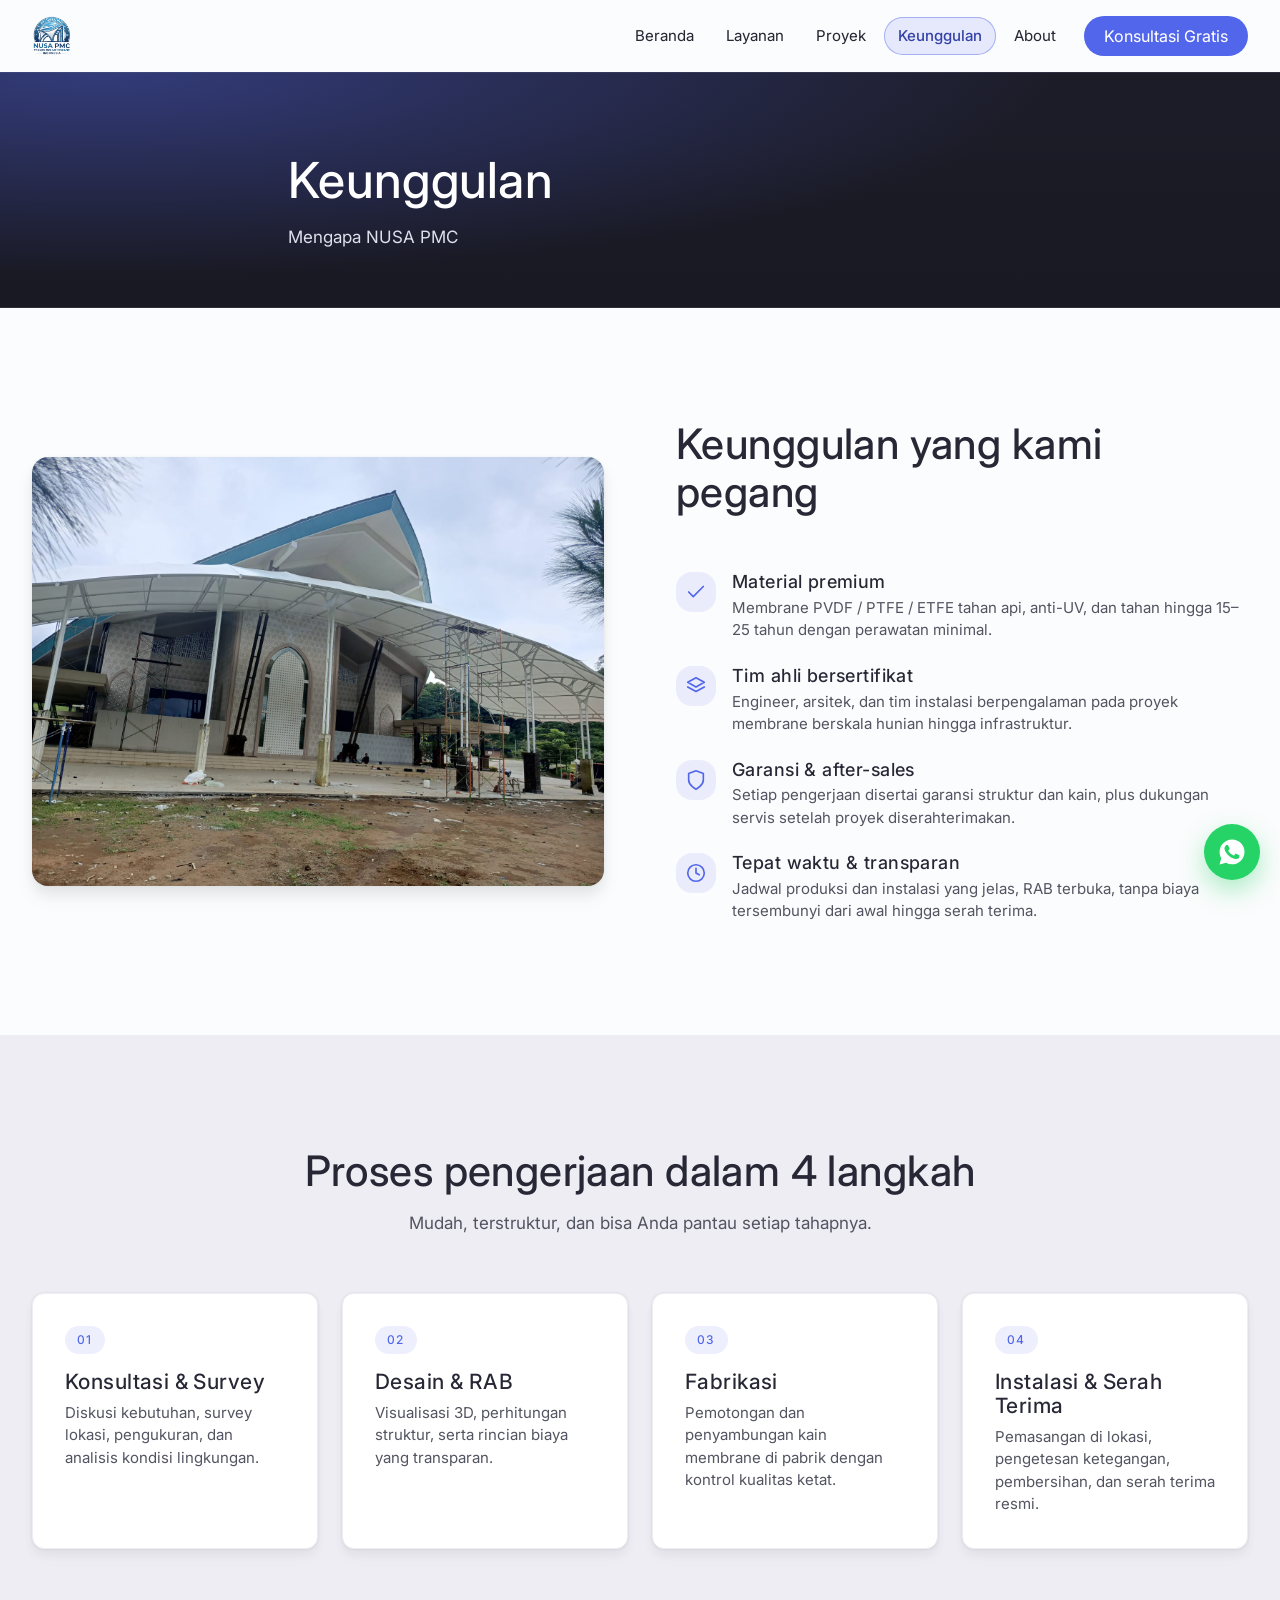
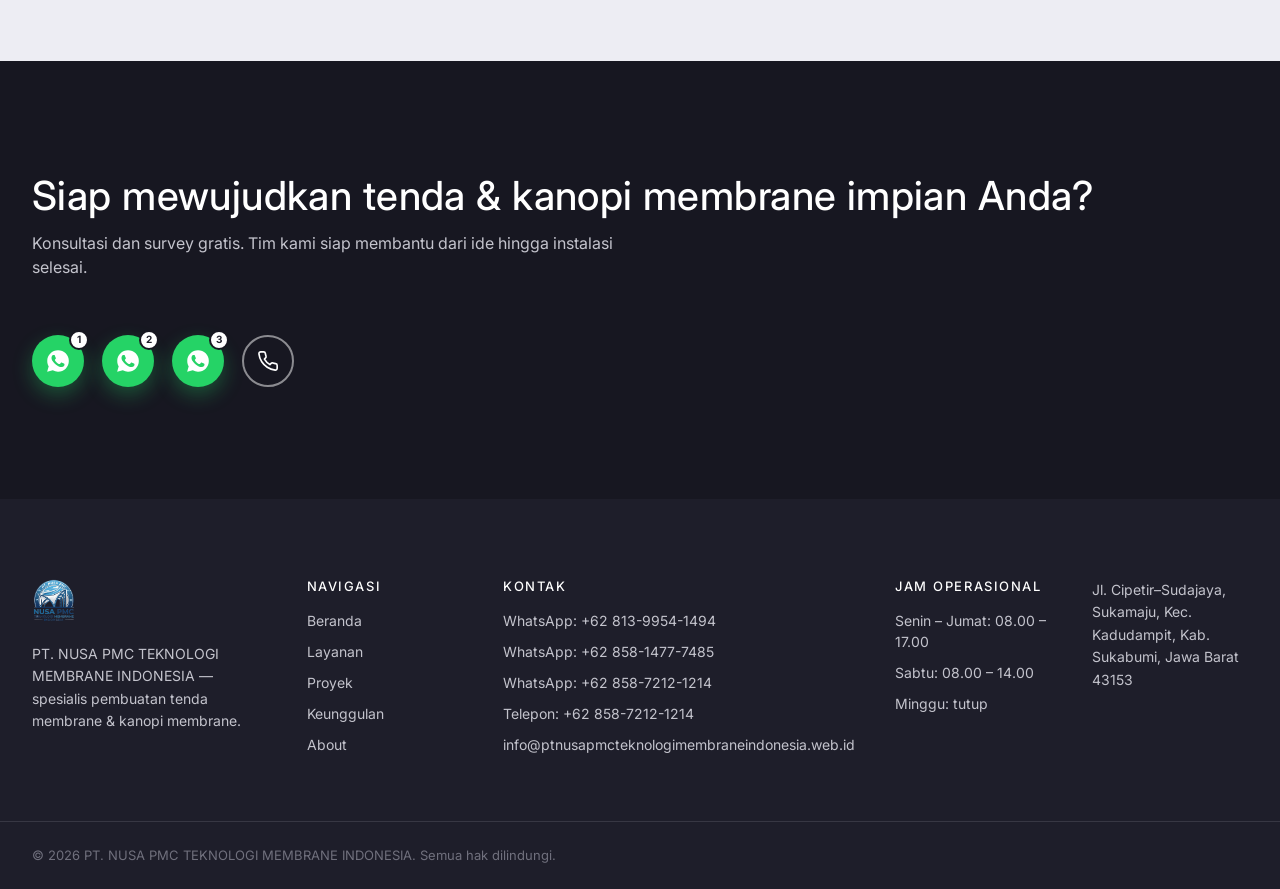
<file: keunggulan/index.html>
<!DOCTYPE html>
<html lang="id">
<head>
  <!-- Google tag (gtag.js) -->
  <script async src="https://www.googletagmanager.com/gtag/js?id=AW-18547873969"></script>
  <script>
    window.dataLayer = window.dataLayer || [];
    function gtag(){dataLayer.push(arguments);}
    gtag('js', new Date());

    gtag('config', 'AW-18547873969');
  </script>

  <meta charset="UTF-8" />
  <meta name="viewport" content="width=device-width, initial-scale=1.0" />
  <title>Keunggulan — NUSA PMC</title>
  <meta name="description" content="Mengapa NUSA PMC tenda membrane Sukabumi: material premium, tim ahli bersertifikat, garansi & after-sales, pengerjaan tepat waktu dan transparan." />
  <meta name="keywords" content="keunggulan tenda membrane sukabumi, kanopi membrane tahan lama, material membrane premium, garansi kanopi membrane, tenda membrane berkualitas sukabumi, tim ahli membrane, kanopi membrane termurah sukabumi" />
  <meta name="author" content="PT. NUSA PMC Teknologi Membrane Indonesia" />
  <meta name="robots" content="index, follow" />
  <link rel="canonical" href="https://ptnusapmcteknologimembraneindonesia.web.id/keunggulan/" />

  <!-- Open Graph -->
  <meta property="og:type" content="website" />
  <meta property="og:url" content="https://ptnusapmcteknologimembraneindonesia.web.id/keunggulan/" />
  <meta property="og:title" content="Keunggulan — NUSA PMC" />
  <meta property="og:description" content="Mengapa NUSA PMC tenda membrane Sukabumi: material premium, tim ahli bersertifikat, garansi & after-sales, pengerjaan tepat waktu dan transparan." />
  <meta property="og:image" content="https://ptnusapmcteknologimembraneindonesia.web.id/assets/og-image-v2.jpg" />
  <meta property="og:image:width" content="1200" />
  <meta property="og:image:height" content="630" />
  <meta property="og:locale" content="id_ID" />
  <meta property="og:site_name" content="NUSA PMC" />

  <!-- Twitter Card -->
  <meta name="twitter:card" content="summary_large_image" />
  <meta name="twitter:url" content="https://ptnusapmcteknologimembraneindonesia.web.id/keunggulan/" />
  <meta name="twitter:title" content="Keunggulan — NUSA PMC" />
  <meta name="twitter:description" content="Mengapa NUSA PMC tenda membrane Sukabumi: material premium, tim ahli bersertifikat, garansi & after-sales, pengerjaan tepat waktu dan transparan." />
  <meta name="twitter:image" content="https://ptnusapmcteknologimembraneindonesia.web.id/assets/og-image-v2.jpg" />

  <!-- Geo -->
  <meta name="geo.region" content="ID-JB" />
  <meta name="geo.placename" content="Sukabumi" />
  <meta name="geo.position" content="-6.9175;106.9296" />
  <meta name="ICBM" content="-6.9175, 106.9296" />

  <link rel="icon" type="image/png" href="../assets/favicon.png" />
  <link rel="preconnect" href="https://fonts.googleapis.com" />
  <link rel="preconnect" href="https://fonts.gstatic.com" crossorigin />
  <link href="https://fonts.googleapis.com/css2?family=Inter:wght@360;400;420;480;500;600;700&display=swap" rel="stylesheet" />
  <link rel="stylesheet" href="../styles.css?v=27" />

  <!-- JSON-LD Breadcrumb -->
  <script type="application/ld+json">
  {
    "@context": "https://schema.org",
    "@type": "BreadcrumbList",
    "itemListElement": [
      {
        "@type": "ListItem",
        "position": 1,
        "name": "Beranda",
        "item": "https://ptnusapmcteknologimembraneindonesia.web.id/"
      },
      {
        "@type": "ListItem",
        "position": 2,
        "name": "Keunggulan",
        "item": "https://ptnusapmcteknologimembraneindonesia.web.id/keunggulan/"
      }
    ]
  }
  </script>
</head>
<body>
  <header class="navbar" id="navbar">
    <div class="container nav-inner">
      <a href="../index.html" class="brand" aria-label="NUSA PMC — beranda">
        <img src="../assets/logo.png" alt="Logo NUSA PMC" class="brand-logo-png" width="196" height="48" />
      </a>

      <nav class="nav-links" id="navLinks" aria-label="Navigasi utama">
        <a href="../index.html">Beranda</a>
        <a href="../layanan/">Layanan</a>
        <a href="../proyek/">Proyek</a>
        <a href="../keunggulan/" class="active">Keunggulan</a>
        <a href="../about/">About</a>
        <a href="https://wa.me/6285872121214?text=Halo%20NUSA%20PMC%2C%20saya%20ingin%20konsultasi%20tentang%20tenda%20%2F%20kanopi%20membrane." class="btn btn-primary nav-cta" target="_blank" rel="noopener">Konsultasi Gratis</a>
      </nav>

      <button class="nav-toggle" id="navToggle" aria-label="Buka menu" aria-expanded="false" aria-controls="navLinks">
        <span></span><span></span><span></span>
      </button>
    </div>
  </header>
  <section class="page-hero">
    <div class="page-hero-overlay" aria-hidden="true"></div>
    <div class="container page-hero-inner">
      <h1 class="reveal">Keunggulan</h1>
      <p class="reveal">Mengapa NUSA PMC</p>
    </div>
  </section>

  <section class="section">
    <div class="container keunggulan-wrap">
      <div class="keunggulan-media reveal">
        <img src="../assets/dokumentasi/proyek-59.jpg" alt="Tenda membrane dengan beberapa puncak" loading="lazy" />
      </div>

      <div class="keunggulan-body">
        <div class="section-head section-head-left">
          <h2 class="reveal">Keunggulan yang kami pegang</h2>
        </div>

        <ul class="features">
          <li class="feature reveal">
            <div class="feature-icon" aria-hidden="true"><svg viewBox="0 0 24 24" width="22" height="22" fill="none" stroke="currentColor" stroke-width="1.8" stroke-linecap="round" stroke-linejoin="round"><path d="M20 6 9 17l-5-5"/></svg></div>
            <div>
              <h3>Material premium</h3>
              <p>Membrane PVDF / PTFE / ETFE tahan api, anti-UV, dan tahan hingga 15–25 tahun dengan perawatan minimal.</p>
            </div>
          </li>
          <li class="feature reveal">
            <div class="feature-icon" aria-hidden="true"><svg viewBox="0 0 24 24" width="22" height="22" fill="none" stroke="currentColor" stroke-width="1.8" stroke-linecap="round" stroke-linejoin="round"><path d="M12 3 3 8l9 5 9-5-9-5Z"/><path d="M3 13l9 5 9-5"/></svg></div>
            <div>
              <h3>Tim ahli bersertifikat</h3>
              <p>Engineer, arsitek, dan tim instalasi berpengalaman pada proyek membrane berskala hunian hingga infrastruktur.</p>
            </div>
          </li>
          <li class="feature reveal">
            <div class="feature-icon" aria-hidden="true"><svg viewBox="0 0 24 24" width="22" height="22" fill="none" stroke="currentColor" stroke-width="1.8" stroke-linecap="round" stroke-linejoin="round"><path d="M12 22s8-4 8-10V5l-8-3-8 3v7c0 6 8 10 8 10Z"/></svg></div>
            <div>
              <h3>Garansi &amp; after-sales</h3>
              <p>Setiap pengerjaan disertai garansi struktur dan kain, plus dukungan servis setelah proyek diserahterimakan.</p>
            </div>
          </li>
          <li class="feature reveal">
            <div class="feature-icon" aria-hidden="true"><svg viewBox="0 0 24 24" width="22" height="22" fill="none" stroke="currentColor" stroke-width="1.8" stroke-linecap="round" stroke-linejoin="round"><circle cx="12" cy="12" r="9"/><path d="M12 7v5l3.5 2"/></svg></div>
            <div>
              <h3>Tepat waktu &amp; transparan</h3>
              <p>Jadwal produksi dan instalasi yang jelas, RAB terbuka, tanpa biaya tersembunyi dari awal hingga serah terima.</p>
            </div>
          </li>
        </ul>
      </div>
    </div>
  </section>

  <section class="section section-tint">
    <div class="container">
      <div class="section-head">
        <h2 class="reveal">Proses pengerjaan dalam 4 langkah</h2>
        <p class="section-lead reveal">Mudah, terstruktur, dan bisa Anda pantau setiap tahapnya.</p>
      </div>

      <ol class="grid grid-process">
        <li class="step reveal">
          <span class="step-num">01</span>
          <h3>Konsultasi &amp; Survey</h3>
          <p>Diskusi kebutuhan, survey lokasi, pengukuran, dan analisis kondisi lingkungan.</p>
        </li>
        <li class="step reveal">
          <span class="step-num">02</span>
          <h3>Desain &amp; RAB</h3>
          <p>Visualisasi 3D, perhitungan struktur, serta rincian biaya yang transparan.</p>
        </li>
        <li class="step reveal">
          <span class="step-num">03</span>
          <h3>Fabrikasi</h3>
          <p>Pemotongan dan penyambungan kain membrane di pabrik dengan kontrol kualitas ketat.</p>
        </li>
        <li class="step reveal">
          <span class="step-num">04</span>
          <h3>Instalasi &amp; Serah Terima</h3>
          <p>Pemasangan di lokasi, pengetesan ketegangan, pembersihan, dan serah terima resmi.</p>
        </li>
      </ol>
    </div>
  </section>

  <section class="cta-band">
    <div class="container cta-inner">
      <div class="cta-text reveal">
        <h2>Siap mewujudkan tenda &amp; kanopi membrane impian Anda?</h2>
        <p>Konsultasi dan survey gratis. Tim kami siap membantu dari ide hingga instalasi selesai.</p>
      </div>
      <div class="cta-actions reveal">
        <a class="wa-btn" href="https://wa.me/6281399541494?text=Halo%20NUSA%20PMC%2C%20saya%20ingin%20konsultasi%20tentang%20tenda%20%2F%20kanopi%20membrane." target="_blank" rel="noopener" aria-label="WhatsApp CS 1: 0813-9954-1494" title="CS 1 — 0813-9954-1494">
          <svg viewBox="0 0 24 24" width="26" height="26" fill="currentColor" aria-hidden="true"><path d="M12.04 2c-5.5 0-9.96 4.46-9.96 9.96 0 1.76.46 3.48 1.34 5L2 22l5.2-1.36a9.9 9.9 0 0 0 4.84 1.24h.01c5.5 0 9.95-4.46 9.95-9.96 0-2.66-1.04-5.16-2.92-7.04A9.9 9.9 0 0 0 12.04 2Zm5.84 14.16c-.25.7-1.44 1.34-1.99 1.42-.51.08-1.16.11-1.87-.12-.43-.14-.99-.32-1.7-.63-2.99-1.29-4.94-4.3-5.09-4.5-.15-.2-1.22-1.62-1.22-3.09 0-1.47.77-2.19 1.04-2.49.27-.3.59-.37.79-.37l.57.01c.18.01.43-.07.67.51.25.6.84 2.07.91 2.22.07.15.12.32.02.52-.1.2-.15.32-.3.5-.15.17-.31.39-.45.52-.15.15-.3.31-.13.61.17.3.76 1.25 1.63 2.02 1.12.99 2.06 1.3 2.36 1.45.3.15.47.13.64-.08.17-.2.74-.86.94-1.16.2-.3.4-.25.67-.15.27.1 1.72.81 2.02.96.3.15.5.22.57.35.07.13.07.75-.18 1.45Z"/></svg>
          <span class="wa-badge">1</span>
        </a>
        <a class="wa-btn" href="https://wa.me/6285814777485?text=Halo%20NUSA%20PMC%2C%20saya%20ingin%20konsultasi%20tentang%20tenda%20%2F%20kanopi%20membrane." target="_blank" rel="noopener" aria-label="WhatsApp CS 2: 0858-1477-7485" title="CS 2 — 0858-1477-7485">
          <svg viewBox="0 0 24 24" width="26" height="26" fill="currentColor" aria-hidden="true"><path d="M12.04 2c-5.5 0-9.96 4.46-9.96 9.96 0 1.76.46 3.48 1.34 5L2 22l5.2-1.36a9.9 9.9 0 0 0 4.84 1.24h.01c5.5 0 9.95-4.46 9.95-9.96 0-2.66-1.04-5.16-2.92-7.04A9.9 9.9 0 0 0 12.04 2Zm5.84 14.16c-.25.7-1.44 1.34-1.99 1.42-.51.08-1.16.11-1.87-.12-.43-.14-.99-.32-1.7-.63-2.99-1.29-4.94-4.3-5.09-4.5-.15-.2-1.22-1.62-1.22-3.09 0-1.47.77-2.19 1.04-2.49.27-.3.59-.37.79-.37l.57.01c.18.01.43-.07.67.51.25.6.84 2.07.91 2.22.07.15.12.32.02.52-.1.2-.15.32-.3.5-.15.17-.31.39-.45.52-.15.15-.3.31-.13.61.17.3.76 1.25 1.63 2.02 1.12.99 2.06 1.3 2.36 1.45.3.15.47.13.64-.08.17-.2.74-.86.94-1.16.2-.3.4-.25.67-.15.27.1 1.72.81 2.02.96.3.15.5.22.57.35.07.13.07.75-.18 1.45Z"/></svg>
          <span class="wa-badge">2</span>
        </a>
        <a class="wa-btn" href="https://wa.me/6285872121214?text=Halo%20NUSA%20PMC%2C%20saya%20ingin%20konsultasi%20tentang%20tenda%20%2F%20kanopi%20membrane." target="_blank" rel="noopener" aria-label="WhatsApp CS 3: 0858-7212-1214" title="CS 3 — 0858-7212-1214">
          <svg viewBox="0 0 24 24" width="26" height="26" fill="currentColor" aria-hidden="true"><path d="M12.04 2c-5.5 0-9.96 4.46-9.96 9.96 0 1.76.46 3.48 1.34 5L2 22l5.2-1.36a9.9 9.9 0 0 0 4.84 1.24h.01c5.5 0 9.95-4.46 9.95-9.96 0-2.66-1.04-5.16-2.92-7.04A9.9 9.9 0 0 0 12.04 2Zm5.84 14.16c-.25.7-1.44 1.34-1.99 1.42-.51.08-1.16.11-1.87-.12-.43-.14-.99-.32-1.7-.63-2.99-1.29-4.94-4.3-5.09-4.5-.15-.2-1.22-1.62-1.22-3.09 0-1.47.77-2.19 1.04-2.49.27-.3.59-.37.79-.37l.57.01c.18.01.43-.07.67.51.25.6.84 2.07.91 2.22.07.15.12.32.02.52-.1.2-.15.32-.3.5-.15.17-.31.39-.45.52-.15.15-.3.31-.13.61.17.3.76 1.25 1.63 2.02 1.12.99 2.06 1.3 2.36 1.45.3.15.47.13.64-.08.17-.2.74-.86.94-1.16.2-.3.4-.25.67-.15.27.1 1.72.81 2.02.96.3.15.5.22.57.35.07.13.07.75-.18 1.45Z"/></svg>
          <span class="wa-badge">3</span>
        </a>
        <a class="wa-btn wa-btn-outline" href="tel:+6285872121214" aria-label="Telepon: +62 858-7212-1214" title="Telepon — +62 858-7212-1214">
          <svg viewBox="0 0 24 24" width="22" height="22" fill="none" stroke="currentColor" stroke-width="1.8" stroke-linecap="round" stroke-linejoin="round" aria-hidden="true"><path d="M22 16.92v3a2 2 0 0 1-2.18 2 19.79 19.79 0 0 1-8.63-3.07 19.5 19.5 0 0 1-6-6 19.79 19.79 0 0 1-3.07-8.67A2 2 0 0 1 4.11 2h3a2 2 0 0 1 2 1.72c.13.96.36 1.9.7 2.81a2 2 0 0 1-.45 2.11L8.09 9.91a16 16 0 0 0 6 6l1.27-1.27a2 2 0 0 1 2.11-.45c.91.34 1.85.57 2.81.7A2 2 0 0 1 22 16.92Z"/></svg>
        </a>
      </div>
    </div>
  </section>
  <footer class="footer">
    <div class="container footer-grid">
      <div class="footer-brand">
        <a href="../index.html" class="brand">
          <img src="../assets/logo.png" alt="Logo NUSA PMC" class="brand-logo-png footer-logo-png" width="196" height="48" />
        </a>
        <p class="footer-legal">PT. NUSA PMC TEKNOLOGI MEMBRANE INDONESIA — spesialis pembuatan tenda membrane &amp; kanopi membrane.</p>
      </div>

      <div class="footer-col">
        <h4>Navigasi</h4>
        <ul>
          <li><a href="../index.html">Beranda</a></li>
          <li><a href="../layanan/">Layanan</a></li>
          <li><a href="../proyek/">Proyek</a></li>
          <li><a href="../keunggulan/" aria-current="page">Keunggulan</a></li>
          <li><a href="../about/">About</a></li>
        </ul>
      </div>

      <div class="footer-col">
        <h4>Kontak</h4>
        <ul>
          <li><a href="https://wa.me/6281399541494?text=Halo%20NUSA%20PMC%2C%20saya%20ingin%20konsultasi%20tentang%20tenda%20%2F%20kanopi%20membrane." target="_blank" rel="noopener" data-wa-keep>WhatsApp: +62 813-9954-1494</a></li>
          <li><a href="https://wa.me/6285814777485?text=Halo%20NUSA%20PMC%2C%20saya%20ingin%20konsultasi%20tentang%20tenda%20%2F%20kanopi%20membrane." target="_blank" rel="noopener" data-wa-keep>WhatsApp: +62 858-1477-7485</a></li>
          <li><a href="https://wa.me/6285872121214?text=Halo%20NUSA%20PMC%2C%20saya%20ingin%20konsultasi%20tentang%20tenda%20%2F%20kanopi%20membrane." target="_blank" rel="noopener" data-wa-keep>WhatsApp: +62 858-7212-1214</a></li>
          <li><a href="tel:+6285872121214">Telepon: +62 858-7212-1214</a></li>
          <li><a href="mailto:info@ptnusapmcteknologimembraneindonesia.web.id">info@ptnusapmcteknologimembraneindonesia.web.id</a></li>
        </ul>
      </div>

      <div class="footer-col">
        <h4>Jam Operasional</h4>
        <ul>
          <li>Senin – Jumat: 08.00 – 17.00</li>
          <li>Sabtu: 08.00 – 14.00</li>
          <li>Minggu: tutup</li>
        </ul>
      </div>

      <div class="footer-col">
        <h4=Lokasi</h4>
        <p class="footer-legal" style="margin-top:0">Jl. Cipetir–Sudajaya, Sukamaju, Kec. Kadudampit, Kab. Sukabumi, Jawa Barat 43153</p>
      </div>
    </div>

    <div class="footer-bottom container">
      <p>© <span id="year">2026</span> PT. NUSA PMC TEKNOLOGI MEMBRANE INDONESIA. Semua hak dilindungi.</p>
    </div>
  </footer>


  <script src="../script.js?v=27"></script>
</body>
</html>
</file>
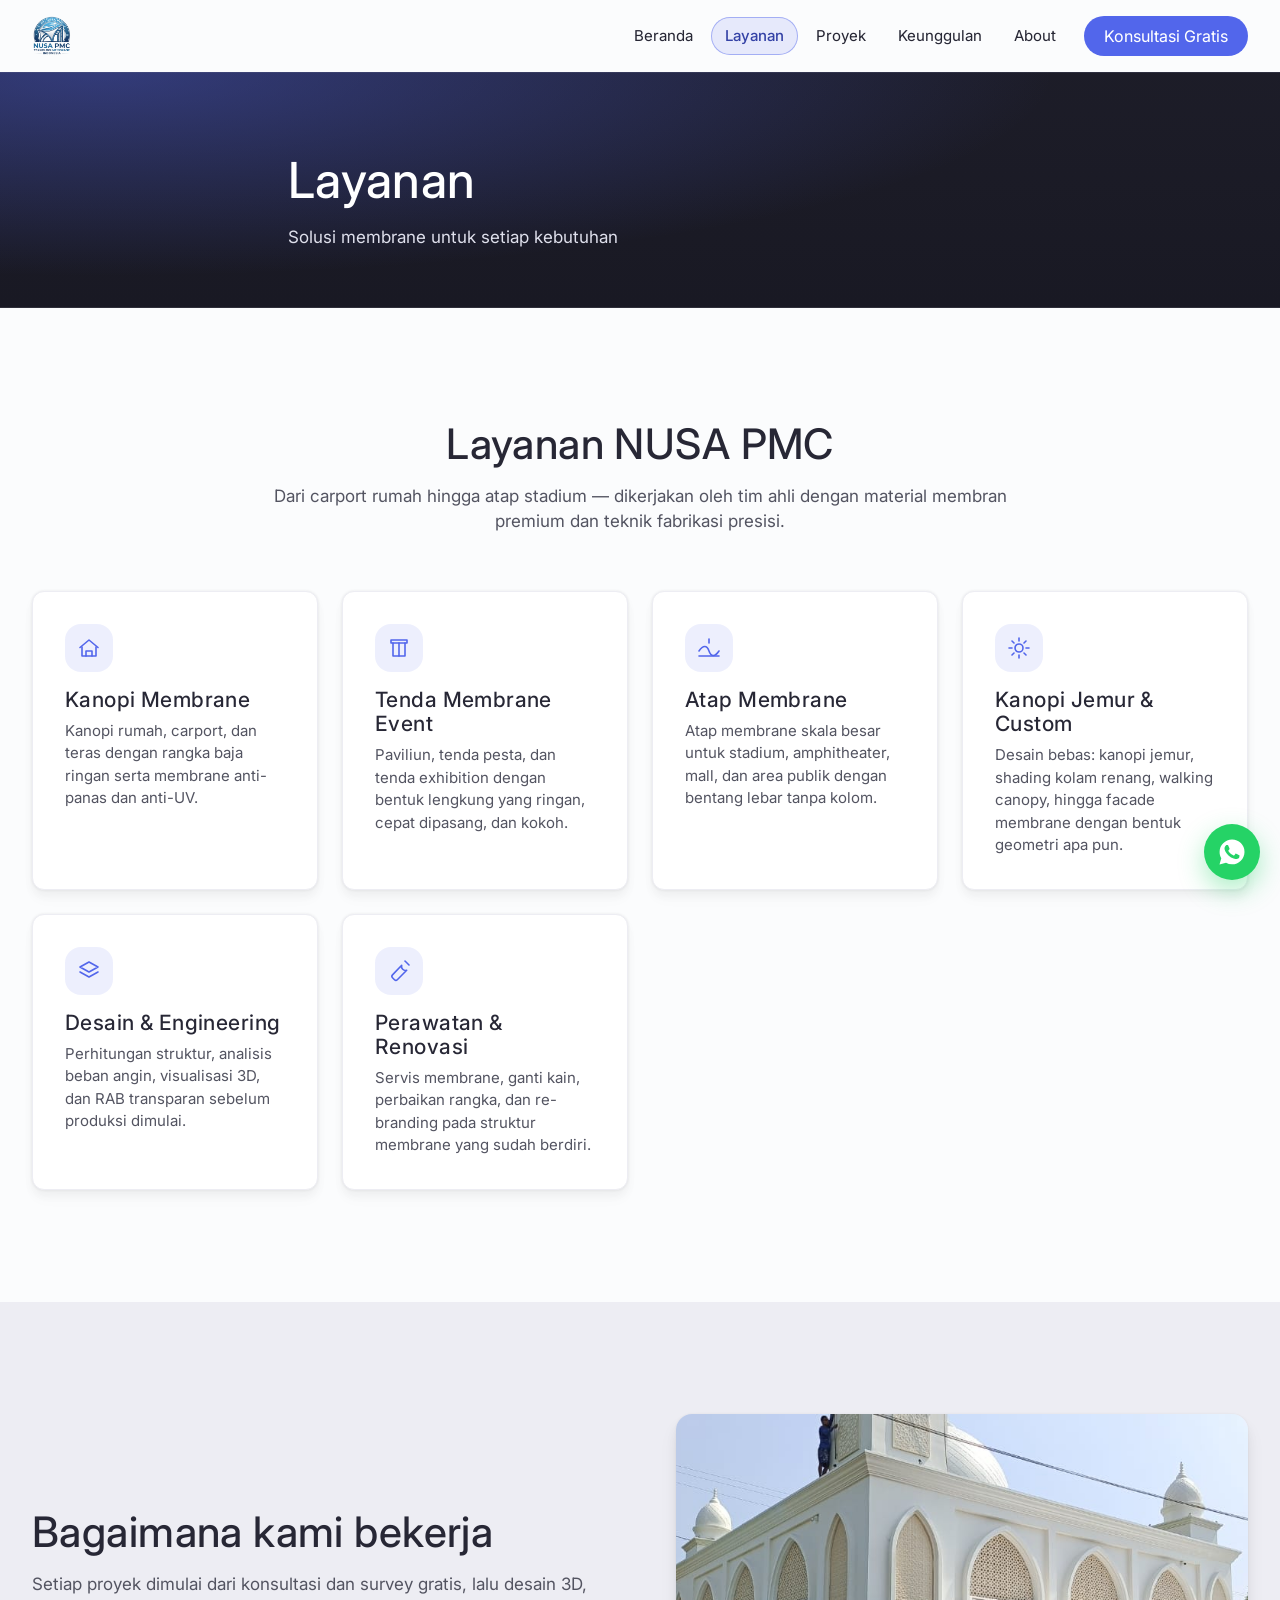
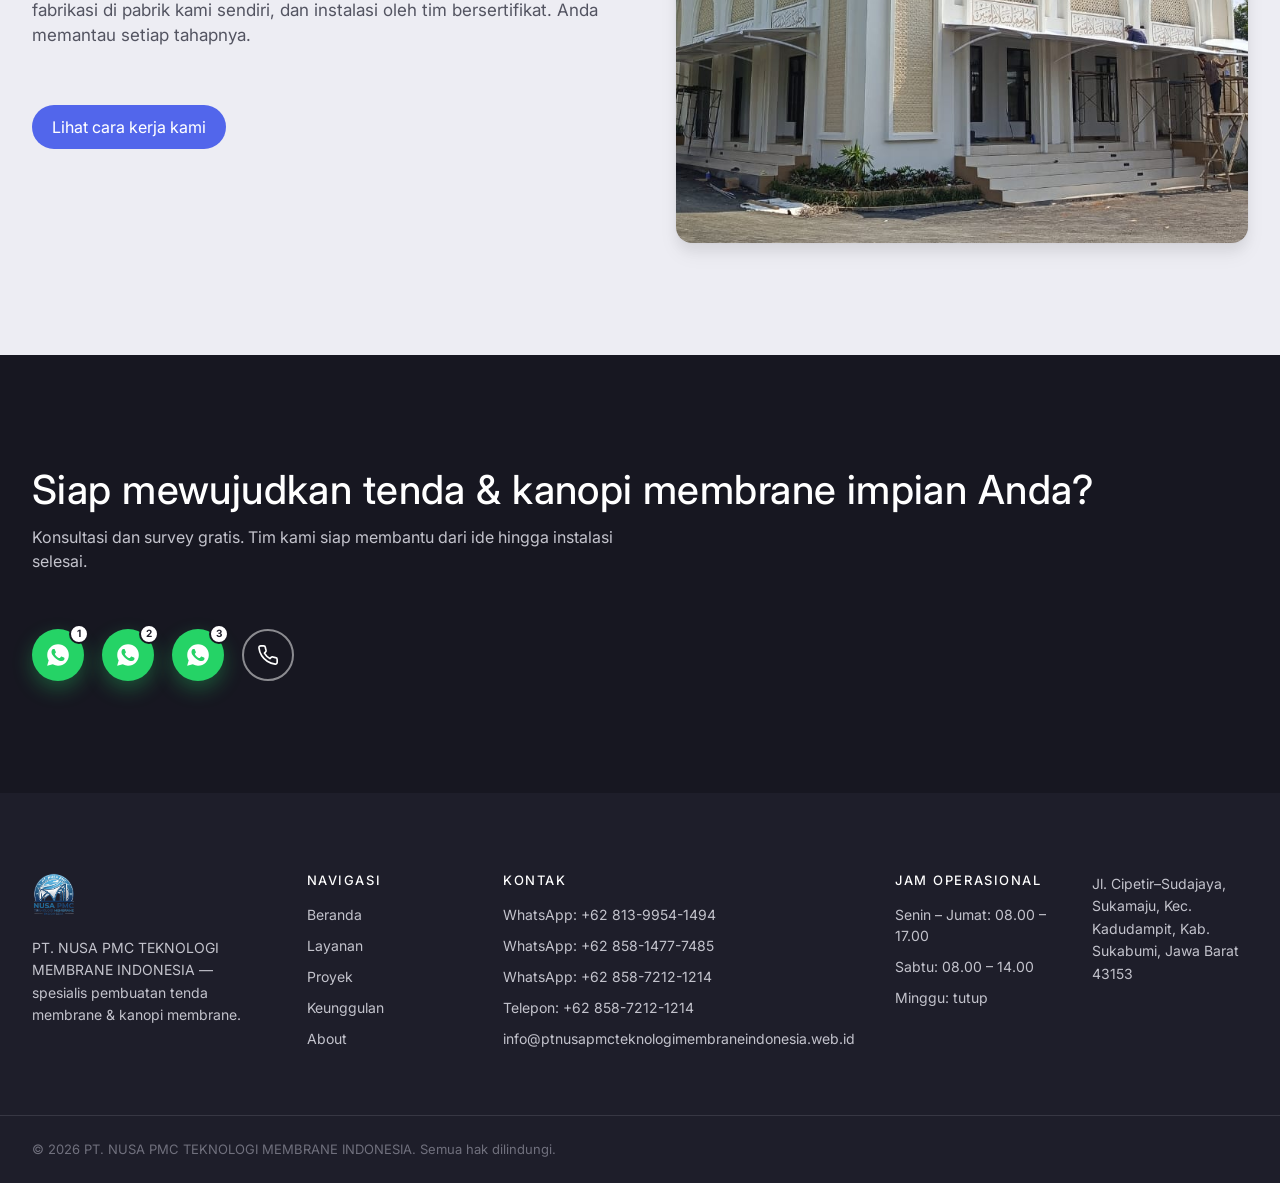
<file: layanan/index.html>
<!DOCTYPE html>
<html lang="id">
<head>
  <!-- Google tag (gtag.js) -->
  <script async src="https://www.googletagmanager.com/gtag/js?id=AW-18547873969"></script>
  <script>
    window.dataLayer = window.dataLayer || [];
    function gtag(){dataLayer.push(arguments);}
    gtag('js', new Date());

    gtag('config', 'AW-18547873969');
  </script>

  <meta charset="UTF-8" />
  <meta name="viewport" content="width=device-width, initial-scale=1.0" />
  <title>Layanan — NUSA PMC</title>
  <meta name="description" content="Layanan tenda membrane Sukabumi: kanopi membrane, tenda membrane event, atap membrane, kanopi jemur custom, desain & engineering, perawatan dan renovasi membrane." />
  <meta name="keywords" content="jasa kanopi membrane sukabumi, tenda membrane event sukabumi, atap membrane sukabumi, kanopi jemur sukabumi, desain membrane engineering, renovasi tenda membrane, perawatan membrane, harga kanopi membrane sukabumi, jasa pembuatan tenda membrane" />
  <meta name="author" content="PT. NUSA PMC Teknologi Membrane Indonesia" />
  <meta name="robots" content="index, follow" />
  <link rel="canonical" href="https://ptnusapmcteknologimembraneindonesia.web.id/layanan/" />

  <!-- Open Graph -->
  <meta property="og:type" content="website" />
  <meta property="og:url" content="https://ptnusapmcteknologimembraneindonesia.web.id/layanan/" />
  <meta property="og:title" content="Layanan — NUSA PMC" />
  <meta property="og:description" content="Layanan tenda membrane Sukabumi: kanopi membrane, tenda membrane event, atap membrane, kanopi jemur custom, desain & engineering, perawatan dan renovasi membrane." />
  <meta property="og:image" content="https://ptnusapmcteknologimembraneindonesia.web.id/assets/og-image-v2.jpg" />
  <meta property="og:image:width" content="1200" />
  <meta property="og:image:height" content="630" />
  <meta property="og:locale" content="id_ID" />
  <meta property="og:site_name" content="NUSA PMC" />

  <!-- Twitter Card -->
  <meta name="twitter:card" content="summary_large_image" />
  <meta name="twitter:url" content="https://ptnusapmcteknologimembraneindonesia.web.id/layanan/" />
  <meta name="twitter:title" content="Layanan — NUSA PMC" />
  <meta name="twitter:description" content="Layanan tenda membrane Sukabumi: kanopi membrane, tenda membrane event, atap membrane, kanopi jemur custom, desain & engineering, perawatan dan renovasi membrane." />
  <meta name="twitter:image" content="https://ptnusapmcteknologimembraneindonesia.web.id/assets/og-image-v2.jpg" />

  <!-- Geo -->
  <meta name="geo.region" content="ID-JB" />
  <meta name="geo.placename" content="Sukabumi" />
  <meta name="geo.position" content="-6.9175;106.9296" />
  <meta name="ICBM" content="-6.9175, 106.9296" />

  <link rel="icon" type="image/png" href="../assets/favicon.png" />
  <link rel="preconnect" href="https://fonts.googleapis.com" />
  <link rel="preconnect" href="https://fonts.gstatic.com" crossorigin />
  <link href="https://fonts.googleapis.com/css2?family=Inter:wght@360;400;420;480;500;600;700&display=swap" rel="stylesheet" />
  <link rel="stylesheet" href="../styles.css?v=27" />

  <!-- JSON-LD Breadcrumb -->
  <script type="application/ld+json">
  {
    "@context": "https://schema.org",
    "@type": "BreadcrumbList",
    "itemListElement": [
      {
        "@type": "ListItem",
        "position": 1,
        "name": "Beranda",
        "item": "https://ptnusapmcteknologimembraneindonesia.web.id/"
      },
      {
        "@type": "ListItem",
        "position": 2,
        "name": "Layanan",
        "item": "https://ptnusapmcteknologimembraneindonesia.web.id/layanan/"
      }
    ]
  }
  </script>
</head>
<body>
  <header class="navbar" id="navbar">
    <div class="container nav-inner">
      <a href="../index.html" class="brand" aria-label="NUSA PMC — beranda">
        <img src="../assets/logo.png" alt="Logo NUSA PMC" class="brand-logo-png" width="196" height="48" />
      </a>

      <nav class="nav-links" id="navLinks" aria-label="Navigasi utama">
        <a href="../index.html">Beranda</a>
        <a href="../layanan/" class="active">Layanan</a>
        <a href="../proyek/">Proyek</a>
        <a href="../keunggulan/">Keunggulan</a>
        <a href="../about/">About</a>
        <a href="https://wa.me/6285872121214?text=Halo%20NUSA%20PMC%2C%20saya%20ingin%20konsultasi%20tentang%20tenda%20%2F%20kanopi%20membrane." class="btn btn-primary nav-cta" target="_blank" rel="noopener">Konsultasi Gratis</a>
      </nav>

      <button class="nav-toggle" id="navToggle" aria-label="Buka menu" aria-expanded="false" aria-controls="navLinks">
        <span></span><span></span><span></span>
      </button>
    </div>
  </header>
  <section class="page-hero">
    <div class="page-hero-overlay" aria-hidden="true"></div>
    <div class="container page-hero-inner">
      <h1 class="reveal">Layanan</h1>
      <p class="reveal">Solusi membrane untuk setiap kebutuhan</p>
    </div>
  </section>

  <section class="section">
    <div class="container">
      <div class="section-head">
        <h2 class="reveal">Layanan NUSA PMC</h2>
        <p class="section-lead reveal">
          Dari carport rumah hingga atap stadium — dikerjakan oleh tim ahli dengan material membran
          premium dan teknik fabrikasi presisi.
        </p>
      </div>

      <div class="grid grid-services">
        <article class="card service-card reveal">
          <div class="service-icon" aria-hidden="true"><svg viewBox="0 0 24 24" width="24" height="24" fill="none" stroke="currentColor" stroke-width="1.6" stroke-linecap="round" stroke-linejoin="round"><path d="M3 11.5 12 4l9 7.5"/><path d="M5 11v9h14v-9"/><path d="M9 20v-5h6v5"/></svg></div>
          <h3>Kanopi Membrane</h3>
          <p>Kanopi rumah, carport, dan teras dengan rangka baja ringan serta membrane anti-panas dan anti-UV.</p>
        </article>

        <article class="card service-card reveal">
          <div class="service-icon" aria-hidden="true"><svg viewBox="0 0 24 24" width="24" height="24" fill="none" stroke="currentColor" stroke-width="1.6" stroke-linecap="round" stroke-linejoin="round"><path d="M4 4h16v3H4z"/><path d="M6 7v13h12V7"/><path d="M12 7v13"/></svg></div>
          <h3>Tenda Membrane Event</h3>
          <p>Paviliun, tenda pesta, dan tenda exhibition dengan bentuk lengkung yang ringan, cepat dipasang, dan kokoh.</p>
        </article>

        <article class="card service-card reveal">
          <div class="service-icon" aria-hidden="true"><svg viewBox="0 0 24 24" width="24" height="24" fill="none" stroke="currentColor" stroke-width="1.6" stroke-linecap="round" stroke-linejoin="round"><path d="M2 15c4-6 8-6 10 0s6 6 10 0"/><path d="M2 20h20"/><path d="M12 3v4"/></svg></div>
          <h3>Atap Membrane</h3>
          <p>Atap membrane skala besar untuk stadium, amphitheater, mall, dan area publik dengan bentang lebar tanpa kolom.</p>
        </article>

        <article class="card service-card reveal">
          <div class="service-icon" aria-hidden="true"><svg viewBox="0 0 24 24" width="24" height="24" fill="none" stroke="currentColor" stroke-width="1.6" stroke-linecap="round" stroke-linejoin="round"><circle cx="12" cy="12" r="4"/><path d="M12 2v3M12 19v3M2 12h3M19 12h3M5 5l2 2M17 17l2 2M19 5l-2 2M7 17l-2 2"/></svg></div>
          <h3>Kanopi Jemur &amp; Custom</h3>
          <p>Desain bebas: kanopi jemur, shading kolam renang, walking canopy, hingga facade membrane dengan bentuk geometri apa pun.</p>
        </article>

        <article class="card service-card reveal">
          <div class="service-icon" aria-hidden="true"><svg viewBox="0 0 24 24" width="24" height="24" fill="none" stroke="currentColor" stroke-width="1.6" stroke-linecap="round" stroke-linejoin="round"><path d="M12 3 3 8l9 5 9-5-9-5Z"/><path d="M3 13l9 5 9-5"/></svg></div>
          <h3>Desain &amp; Engineering</h3>
          <p>Perhitungan struktur, analisis beban angin, visualisasi 3D, dan RAB transparan sebelum produksi dimulai.</p>
        </article>

        <article class="card service-card reveal">
          <div class="service-icon" aria-hidden="true"><svg viewBox="0 0 24 24" width="24" height="24" fill="none" stroke="currentColor" stroke-width="1.6" stroke-linecap="round" stroke-linejoin="round"><path d="M14.7 6.3a4 4 0 0 0 5 5l-9.4 9.4a2 2 0 0 1-2.8 0l-2-2a2 2 0 0 1 0-2.8Z"/><path d="M18 2l4 4"/></svg></div>
          <h3>Perawatan &amp; Renovasi</h3>
          <p>Servis membrane, ganti kain, perbaikan rangka, dan re-branding pada struktur membrane yang sudah berdiri.</p>
        </article>
      </div>
    </div>
  </section>

  <section class="section section-tint">
    <div class="container keunggulan-wrap">
      <div class="keunggulan-body">
        <div class="section-head section-head-left">
          <h2 class="reveal">Bagaimana kami bekerja</h2>
          <p class="section-lead reveal">
            Setiap proyek dimulai dari konsultasi dan survey gratis, lalu desain 3D, fabrikasi di
            pabrik kami sendiri, dan instalasi oleh tim bersertifikat. Anda memantau setiap tahapnya.
          </p>
        </div>
        <div class="reveal" style="margin-top:24px">
          <a href="../keunggulan/" class="btn btn-primary">Lihat cara kerja kami</a>
        </div>
      </div>
      <div class="keunggulan-media reveal">
        <img src="../assets/dokumentasi/proyek-11.jpg" alt="Detail struktur dan kain membrane" loading="lazy" />
      </div>
    </div>
  </section>

  <section class="cta-band">
    <div class="container cta-inner">
      <div class="cta-text reveal">
        <h2>Siap mewujudkan tenda &amp; kanopi membrane impian Anda?</h2>
        <p>Konsultasi dan survey gratis. Tim kami siap membantu dari ide hingga instalasi selesai.</p>
      </div>
      <div class="cta-actions reveal">
        <a class="wa-btn" href="https://wa.me/6281399541494?text=Halo%20NUSA%20PMC%2C%20saya%20ingin%20konsultasi%20tentang%20tenda%20%2F%20kanopi%20membrane." target="_blank" rel="noopener" aria-label="WhatsApp CS 1: 0813-9954-1494" title="CS 1 — 0813-9954-1494">
          <svg viewBox="0 0 24 24" width="26" height="26" fill="currentColor" aria-hidden="true"><path d="M12.04 2c-5.5 0-9.96 4.46-9.96 9.96 0 1.76.46 3.48 1.34 5L2 22l5.2-1.36a9.9 9.9 0 0 0 4.84 1.24h.01c5.5 0 9.95-4.46 9.95-9.96 0-2.66-1.04-5.16-2.92-7.04A9.9 9.9 0 0 0 12.04 2Zm5.84 14.16c-.25.7-1.44 1.34-1.99 1.42-.51.08-1.16.11-1.87-.12-.43-.14-.99-.32-1.7-.63-2.99-1.29-4.94-4.3-5.09-4.5-.15-.2-1.22-1.62-1.22-3.09 0-1.47.77-2.19 1.04-2.49.27-.3.59-.37.79-.37l.57.01c.18.01.43-.07.67.51.25.6.84 2.07.91 2.22.07.15.12.32.02.52-.1.2-.15.32-.3.5-.15.17-.31.39-.45.52-.15.15-.3.31-.13.61.17.3.76 1.25 1.63 2.02 1.12.99 2.06 1.3 2.36 1.45.3.15.47.13.64-.08.17-.2.74-.86.94-1.16.2-.3.4-.25.67-.15.27.1 1.72.81 2.02.96.3.15.5.22.57.35.07.13.07.75-.18 1.45Z"/></svg>
          <span class="wa-badge">1</span>
        </a>
        <a class="wa-btn" href="https://wa.me/6285814777485?text=Halo%20NUSA%20PMC%2C%20saya%20ingin%20konsultasi%20tentang%20tenda%20%2F%20kanopi%20membrane." target="_blank" rel="noopener" aria-label="WhatsApp CS 2: 0858-1477-7485" title="CS 2 — 0858-1477-7485">
          <svg viewBox="0 0 24 24" width="26" height="26" fill="currentColor" aria-hidden="true"><path d="M12.04 2c-5.5 0-9.96 4.46-9.96 9.96 0 1.76.46 3.48 1.34 5L2 22l5.2-1.36a9.9 9.9 0 0 0 4.84 1.24h.01c5.5 0 9.95-4.46 9.95-9.96 0-2.66-1.04-5.16-2.92-7.04A9.9 9.9 0 0 0 12.04 2Zm5.84 14.16c-.25.7-1.44 1.34-1.99 1.42-.51.08-1.16.11-1.87-.12-.43-.14-.99-.32-1.7-.63-2.99-1.29-4.94-4.3-5.09-4.5-.15-.2-1.22-1.62-1.22-3.09 0-1.47.77-2.19 1.04-2.49.27-.3.59-.37.79-.37l.57.01c.18.01.43-.07.67.51.25.6.84 2.07.91 2.22.07.15.12.32.02.52-.1.2-.15.32-.3.5-.15.17-.31.39-.45.52-.15.15-.3.31-.13.61.17.3.76 1.25 1.63 2.02 1.12.99 2.06 1.3 2.36 1.45.3.15.47.13.64-.08.17-.2.74-.86.94-1.16.2-.3.4-.25.67-.15.27.1 1.72.81 2.02.96.3.15.5.22.57.35.07.13.07.75-.18 1.45Z"/></svg>
          <span class="wa-badge">2</span>
        </a>
        <a class="wa-btn" href="https://wa.me/6285872121214?text=Halo%20NUSA%20PMC%2C%20saya%20ingin%20konsultasi%20tentang%20tenda%20%2F%20kanopi%20membrane." target="_blank" rel="noopener" aria-label="WhatsApp CS 3: 0858-7212-1214" title="CS 3 — 0858-7212-1214">
          <svg viewBox="0 0 24 24" width="26" height="26" fill="currentColor" aria-hidden="true"><path d="M12.04 2c-5.5 0-9.96 4.46-9.96 9.96 0 1.76.46 3.48 1.34 5L2 22l5.2-1.36a9.9 9.9 0 0 0 4.84 1.24h.01c5.5 0 9.95-4.46 9.95-9.96 0-2.66-1.04-5.16-2.92-7.04A9.9 9.9 0 0 0 12.04 2Zm5.84 14.16c-.25.7-1.44 1.34-1.99 1.42-.51.08-1.16.11-1.87-.12-.43-.14-.99-.32-1.7-.63-2.99-1.29-4.94-4.3-5.09-4.5-.15-.2-1.22-1.62-1.22-3.09 0-1.47.77-2.19 1.04-2.49.27-.3.59-.37.79-.37l.57.01c.18.01.43-.07.67.51.25.6.84 2.07.91 2.22.07.15.12.32.02.52-.1.2-.15.32-.3.5-.15.17-.31.39-.45.52-.15.15-.3.31-.13.61.17.3.76 1.25 1.63 2.02 1.12.99 2.06 1.3 2.36 1.45.3.15.47.13.64-.08.17-.2.74-.86.94-1.16.2-.3.4-.25.67-.15.27.1 1.72.81 2.02.96.3.15.5.22.57.35.07.13.07.75-.18 1.45Z"/></svg>
          <span class="wa-badge">3</span>
        </a>
        <a class="wa-btn wa-btn-outline" href="tel:+6285872121214" aria-label="Telepon: +62 858-7212-1214" title="Telepon — +62 858-7212-1214">
          <svg viewBox="0 0 24 24" width="22" height="22" fill="none" stroke="currentColor" stroke-width="1.8" stroke-linecap="round" stroke-linejoin="round" aria-hidden="true"><path d="M22 16.92v3a2 2 0 0 1-2.18 2 19.79 19.79 0 0 1-8.63-3.07 19.5 19.5 0 0 1-6-6 19.79 19.79 0 0 1-3.07-8.67A2 2 0 0 1 4.11 2h3a2 2 0 0 1 2 1.72c.13.96.36 1.9.7 2.81a2 2 0 0 1-.45 2.11L8.09 9.91a16 16 0 0 0 6 6l1.27-1.27a2 2 0 0 1 2.11-.45c.91.34 1.85.57 2.81.7A2 2 0 0 1 22 16.92Z"/></svg>
        </a>
      </div>
    </div>
  </section>
  <footer class="footer">
    <div class="container footer-grid">
      <div class="footer-brand">
        <a href="../index.html" class="brand">
          <img src="../assets/logo.png" alt="Logo NUSA PMC" class="brand-logo-png footer-logo-png" width="196" height="48" />
        </a>
        <p class="footer-legal">PT. NUSA PMC TEKNOLOGI MEMBRANE INDONESIA — spesialis pembuatan tenda membrane &amp; kanopi membrane.</p>
      </div>

      <div class="footer-col">
        <h4>Navigasi</h4>
        <ul>
          <li><a href="../index.html">Beranda</a></li>
          <li><a href="../layanan/" aria-current="page">Layanan</a></li>
          <li><a href="../proyek/">Proyek</a></li>
          <li><a href="../keunggulan/">Keunggulan</a></li>
          <li><a href="../about/">About</a></li>
        </ul>
      </div>

      <div class="footer-col">
        <h4>Kontak</h4>
        <ul>
          <li><a href="https://wa.me/6281399541494?text=Halo%20NUSA%20PMC%2C%20saya%20ingin%20konsultasi%20tentang%20tenda%20%2F%20kanopi%20membrane." target="_blank" rel="noopener" data-wa-keep>WhatsApp: +62 813-9954-1494</a></li>
          <li><a href="https://wa.me/6285814777485?text=Halo%20NUSA%20PMC%2C%20saya%20ingin%20konsultasi%20tentang%20tenda%20%2F%20kanopi%20membrane." target="_blank" rel="noopener" data-wa-keep>WhatsApp: +62 858-1477-7485</a></li>
          <li><a href="https://wa.me/6285872121214?text=Halo%20NUSA%20PMC%2C%20saya%20ingin%20konsultasi%20tentang%20tenda%20%2F%20kanopi%20membrane." target="_blank" rel="noopener" data-wa-keep>WhatsApp: +62 858-7212-1214</a></li>
          <li><a href="tel:+6285872121214">Telepon: +62 858-7212-1214</a></li>
          <li><a href="mailto:info@ptnusapmcteknologimembraneindonesia.web.id">info@ptnusapmcteknologimembraneindonesia.web.id</a></li>
        </ul>
      </div>

      <div class="footer-col">
        <h4>Jam Operasional</h4>
        <ul>
          <li>Senin – Jumat: 08.00 – 17.00</li>
          <li>Sabtu: 08.00 – 14.00</li>
          <li>Minggu: tutup</li>
        </ul>
      </div>

      <div class="footer-col">
        <h4=Lokasi</h4>
        <p class="footer-legal" style="margin-top:0">Jl. Cipetir–Sudajaya, Sukamaju, Kec. Kadudampit, Kab. Sukabumi, Jawa Barat 43153</p>
      </div>
    </div>

    <div class="footer-bottom container">
      <p>© <span id="year">2026</span> PT. NUSA PMC TEKNOLOGI MEMBRANE INDONESIA. Semua hak dilindungi.</p>
    </div>
  </footer>


  <script src="../script.js?v=27"></script>
</body>
</html>
</file>
<file: styles.css>
﻿/* =========================================================
   NUSA PMC — Design tokens (from extracted design language)
   ========================================================= */
:root {
  /* Color */
  --primary: #5266eb;
  --primary-hover: #4354c8;
  --primary-active: #3442a6;
  --primary-soft: rgba(82, 102, 235, .10);

  --ink: #1e1e2a;
  --ink-2: #171721;
  --surface-dark: #272735;

  --bg: #fbfcfd;
  --bg-2: #ededf3;
  --bg-3: #f4f5f9;

  --text: #272735;
  --text-subdued: #535461;
  --text-muted: #70707d;
  --text-inverted: #ededf3;

  --border: #c3c3cc;
  --border-soft: rgba(112, 115, 147, .22);
  --accent: #afb2ce;

  /* Radii */
  --radius-sm: 4px;
  --radius-md: 8px;
  --radius-lg: 12px;
  --radius-2xl: 16px;
  --radius-4xl: 32px;
  --radius-5xl: 40px;

  /* Spacing scale */
  --spacing-8: 8px;
  --spacing-12: 12px;
  --spacing-16: 16px;
  --spacing-20: 20px;
  --spacing-24: 24px;
  --spacing-32: 32px;
  --spacing-40: 40px;
  --spacing-56: 56px;
  --spacing-72: 72px;
  --spacing-80: 80px;
  --spacing-112: 112px;

  /* Layout */
  --navbar-height: 72px;
  --grid-margins: 32px;
  --grid-max-width: 1952px;

  /* Shadow — soft, per spec */
  --shadow-sm: 0 10px 16px rgba(28, 28, 35, .02), 0 6px 10px rgba(28, 28, 35, .04), 0 0 3px rgba(28, 28, 35, .09);
  --shadow-lg: 0 0 3px rgba(0, 0, 0, .05), 0 8px 12px rgba(0, 0, 0, .05), 0 12px 20px rgba(0, 0, 0, .05);

  /* Motion */
  --ease-out: cubic-bezier(0, 0, .2, 1);
  --ease-in-out: cubic-bezier(.4, 0, .2, 1);
  --dur-xs: .15s;
  --dur-sm: .175s;
  --dur-md: .3s;
  --dur-lg: .5s;
}

/* Reset */
*, *::before, *::after { box-sizing: border-box; }
* { margin: 0; }
img, svg { display: block; max-width: 100%; }
ul, ol { list-style: none; padding: 0; }
a { color: inherit; text-decoration: none; }
button { font: inherit; color: inherit; background: none; border: none; cursor: pointer; }

html {
  scroll-behavior: smooth;
  scroll-padding-top: var(--navbar-height);
}

body {
  font-family: "Inter", system-ui, -apple-system, "Segoe UI", Roboto, sans-serif;
  font-size: 16px;
  font-weight: 400;
  line-height: 1.5;
  color: var(--text);
  background: var(--bg);
  -webkit-font-smoothing: antialiased;
}

h1, h2, h3, h4 { font-weight: 480; line-height: 1.15; letter-spacing: .42px; }
h3 { font-size: 1.313rem; }

/* Layout */
.container {
  width: 100%;
  max-width: var(--grid-max-width);
  margin-inline: auto;
  padding-inline: var(--grid-margins);
}

.section { padding-block: var(--spacing-112); }
.section-tint { background: var(--bg-2); }
.section-dark { background: var(--ink); color: var(--text-inverted); }

.section-head {
  max-width: 46rem;
  margin: 0 auto var(--spacing-56);
  text-align: center;
}
.section-head-left { margin-inline: 0; text-align: left; }

.section-head h2 { font-size: clamp(1.9rem, 4vw, 2.625rem); margin-bottom: var(--spacing-16); }
.section-lead { color: var(--text-subdued); font-size: 1.0625rem; }
.section-dark .section-lead { color: var(--border); }

/* Grids */
.grid { display: grid; gap: var(--spacing-24); }
.grid-services { grid-template-columns: repeat(auto-fit, minmax(280px, 1fr)); }
.grid-process { grid-template-columns: repeat(auto-fit, minmax(230px, 1fr)); }

/* Buttons — pill per spec */
.btn {
  display: inline-flex;
  align-items: center;
  justify-content: center;
  gap: 8px;
  height: 44px;
  padding: 0 20px;
  border-radius: var(--radius-5xl);
  font-size: 16px;
  font-weight: 420;
  transition: background-color var(--dur-md) var(--ease-out),
              color var(--dur-md) var(--ease-out),
              transform var(--dur-md) var(--ease-out);
}
.btn-lg { height: 52px; padding: 0 28px; font-size: 1.0625rem; }

.btn-primary { background: var(--primary); color: #fff; }
.btn-primary:hover { background: var(--primary-hover); transform: translateY(-1px); }
.btn-primary:active { background: var(--primary-active); }

.btn-outline-light {
  border: 1px solid rgba(175, 178, 206, .5);
  background: rgba(175, 178, 206, .14);
  color: var(--text-inverted);
}
.btn-outline-light:hover { background: rgba(175, 178, 206, .26); }

.btn-light { background: #fff; color: var(--ink); }
.btn-light:hover { background: var(--bg-2); transform: translateY(-1px); }
/* ================= NAVBAR ================= */
.navbar {
  position: sticky;
  top: 0;
  z-index: 99;
  height: var(--navbar-height);
  display: flex;
  align-items: center;
  background: rgba(251, 252, 253, .92);
  backdrop-filter: blur(12px);
  -webkit-backdrop-filter: blur(12px);
  box-shadow: 0 1px 0 var(--border-soft);
  transition: background var(--dur-md) var(--ease-out), box-shadow var(--dur-md) var(--ease-out);
}
.navbar.scrolled {
  background: rgba(251, 252, 253, 1);
  box-shadow: var(--shadow-sm);
}
.nav-inner { display: flex; align-items: center; gap: var(--spacing-24); }

.brand { display: flex; align-items: center; gap: 12px; }
.brand-logo-png { height: 40px; width: auto; flex: none; }
.footer-logo-png { height: 44px; }

.nav-links { display: flex; align-items: center; gap: 4px; margin-left: auto; }
.nav-links a:not(.nav-cta) {
  padding: 8px 14px;
  border-radius: var(--radius-5xl);
  font-size: 15px;
  font-weight: 420;
  color: var(--text);
  transition: background var(--dur-md) var(--ease-out);
}
.nav-links a:not(.nav-cta):hover { background: rgba(23, 23, 33, .06); }
.nav-links a.active {
  background: rgba(82, 102, 235, .12);
  color: var(--primary-active);
  font-weight: 500;
  box-shadow: inset 0 0 0 1px rgba(82, 102, 235, .45);
}
.nav-links .nav-cta { margin-left: 10px; padding: 0 20px; height: 40px; }
.nav-links .nav-cta:hover { background: var(--primary-hover); }

.nav-toggle { display: none; width: 44px; height: 44px; flex-direction: column; justify-content: center; gap: 5px; align-items: center; margin-left: auto; }
.nav-toggle span { display: block; width: 22px; height: 2px; border-radius: 2px; background: #fff; transition: transform var(--dur-md) var(--ease-out), opacity var(--dur-md) var(--ease-out); }
.nav-toggle[aria-expanded="true"] span:nth-child(1) { transform: translateY(7px) rotate(45deg); }
.nav-toggle[aria-expanded="true"] span:nth-child(2) { opacity: 0; }
.nav-toggle[aria-expanded="true"] span:nth-child(3) { transform: translateY(-7px) rotate(-45deg); }

/* ================= HERO ================= */
.hero { position: relative; min-height: calc(100dvh - var(--navbar-height)); display: flex; align-items: center; overflow: hidden; }
.hero-media {
  position: absolute;
  inset: 0;
  background-image: url("assets/dokumentasi/proyek-48.jpg");
  background-size: cover;
  background-position: center;
}
/* Gradient language from the extracted spec (top-dark), plus a left scrim for text legibility */
.hero-overlay {
  position: absolute;
  inset: 0;
  background:
    linear-gradient(90deg, rgba(23, 23, 33, .88) 0%, rgba(23, 23, 33, .55) 45%, rgba(23, 23, 33, .12) 100%),
    linear-gradient(rgba(0, 0, 0, .6) 0%, rgba(0, 0, 0, .3) 40%, rgba(0, 0, 0, 0) 100%);
}
.hero-inner { position: relative; z-index: 1; padding-block: var(--spacing-112); max-width: 46rem; }

.hero-kicker {
  display: flex;
  align-items: center;
  gap: var(--spacing-12);
  font-size: 12px;
  font-weight: 520;
  letter-spacing: .16em;
  text-transform: uppercase;
  color: rgba(237, 237, 243, .66);
  margin-bottom: var(--spacing-20);
}
.hero-kicker::before {
  content: "";
  width: 32px;
  height: 2px;
  flex: none;
  background: var(--primary);
  border-radius: 2px;
}
.hero-title {
  font-size: clamp(2.4rem, 6.2vw, 4rem);
  line-height: 1.04;
  letter-spacing: -.015em;
  text-wrap: balance;
  color: #fff;
  margin-bottom: var(--spacing-20);
}
.hero-title-accent { color: #a8b2ff; }
.hero-desc { font-size: 1.0625rem; line-height: 1.68; color: rgba(223, 224, 236, .82); max-width: 34rem; margin-bottom: var(--spacing-32); }
.hero-actions { display: flex; flex-wrap: wrap; gap: var(--spacing-12); margin-bottom: var(--spacing-56); }

.hero-stats {
  display: flex;
  flex-wrap: wrap;
  gap: var(--spacing-32);
  border-top: 1px solid rgba(237, 237, 243, .16);
  padding-top: var(--spacing-24);
}
.hero-stats li { display: flex; flex-direction: column; gap: 2px; }
.hero-stats li + li { padding-left: var(--spacing-32); border-left: 1px solid rgba(237, 237, 243, .14); }
.hero-stats strong {
  font-size: 1.875rem;
  font-weight: 500;
  letter-spacing: -.02em;
  font-variant-numeric: tabular-nums;
  color: #fff;
}
.hero-stats span { font-size: 12.5px; font-weight: 420; letter-spacing: .03em; color: rgba(237, 237, 243, .58); }

.page-hero-inner {
  position: relative;
  z-index: 1;
  padding-block: var(--spacing-80) var(--spacing-56);
  max-width: 48rem;
}
.page-hero {
  position: relative;
  background: var(--ink);
  overflow: hidden;
  border-bottom: 1px solid rgba(237, 237, 243, .08);
}
.page-hero-overlay {
  position: absolute;
  inset: 0;
  background:
    radial-gradient(120% 140% at 8% 0%, rgba(82, 102, 235, .42) 0%, rgba(82, 102, 235, 0) 62%),
    linear-gradient(rgba(23, 23, 33, .2) 0%, rgba(23, 23, 33, .72) 100%);
}
.page-hero h1 {
  font-size: clamp(2rem, 4.4vw, 3.1rem);
  color: #fff;
  letter-spacing: .3px;
  margin-bottom: var(--spacing-16);
}
.page-hero p { color: #dfe0ec; font-size: 1.0625rem; }
/* About page stats sit on a light background */
.about-stats {
  list-style: none;
  display: grid;
  grid-template-columns: repeat(4, 1fr);
  gap: var(--spacing-32);
  margin-top: var(--spacing-32);
}
.about-stats li {
  display: flex;
  flex-direction: column;
  align-items: center;
  text-align: center;
  padding: var(--spacing-32) var(--spacing-24);
  background: #fff;
  border-radius: var(--radius-lg);
  box-shadow: var(--shadow-sm);
}
.about-stats strong {
  font-size: 2.25rem;
  font-weight: 500;
  letter-spacing: -.02em;
  font-variant-numeric: tabular-nums;
  color: var(--ink);
  line-height: 1;
  margin-bottom: var(--spacing-8);
}
.about-stats span {
  font-size: 13px;
  font-weight: 420;
  letter-spacing: .02em;
  color: var(--text-muted);
}
.contact-card { display: block; height: 100%; }
/* ================= SERVICE CARDS ================= */
.card { background: #fff; border-radius: var(--radius-lg); box-shadow: var(--shadow-sm); }

.service-card { padding: var(--spacing-32); border: 1px solid var(--bg-2); transition: transform var(--dur-md) var(--ease-out), box-shadow var(--dur-md) var(--ease-out); }
.service-card:hover { transform: translateY(-4px); box-shadow: var(--shadow-lg); }
.service-card h3 { margin: var(--spacing-16) 0 var(--spacing-8); }
.service-card p { color: var(--text-subdued); font-size: 15px; }

.service-icon {
  width: 48px; height: 48px;
  display: grid; place-items: center;
  border-radius: var(--radius-2xl);
  color: var(--primary);
  background: var(--primary-soft);
}

/* ================= GALLERY ================= */
.grid-gallery {
  grid-template-columns: repeat(4, 1fr);
  gap: var(--spacing-20);
}
.gallery-item {
  position: relative;
  grid-column: span 2;
  aspect-ratio: 3 / 2;
  border-radius: var(--radius-2xl);
  overflow: hidden;
  cursor: zoom-in;
  background: var(--surface-dark);
}
.gallery-item:nth-child(3n + 1) { grid-column: span 2; }
.gallery-item img { width: 100%; height: 100%; object-fit: cover; transition: transform var(--dur-lg) var(--ease-out); }
.gallery-item:hover img { transform: scale(1.05); }
.gallery-item figcaption {
  position: absolute;
  inset: auto 0 0 0;
  display: flex;
  flex-direction: column;
  gap: 2px;
  padding: var(--spacing-40) var(--spacing-20) var(--spacing-16);
  color: #fff;
  background: linear-gradient(rgba(0, 0, 0, 0) 0%, rgba(0, 0, 0, .55) 45%, rgba(0, 0, 0, .8) 100%);
  opacity: 0;
  transform: translateY(8px);
  transition: opacity var(--dur-md) var(--ease-out), transform var(--dur-md) var(--ease-out);
}
.gallery-item figcaption strong { font-size: 1rem; font-weight: 480; }
.gallery-item figcaption span { font-size: 13px; color: var(--border); }
.gallery-item:hover figcaption,
.gallery-item:focus-visible figcaption { opacity: 1; transform: none; }

/* ================= PAGINATION (arrow) ================= */
.pagination-arrows {
  display: flex;
  align-items: center;
  justify-content: center;
  gap: var(--spacing-16);
  margin-top: var(--spacing-40);
}
.page-info {
  font-size: 14px;
  color: var(--text-subdued);
  font-family: inherit;
}
.page-info strong {
  color: var(--text-inverted);
}
.page-prev, .page-next {
  display: inline-flex;
  align-items: center;
  justify-content: center;
  width: 44px;
  height: 44px;
  border: 1px solid var(--border);
  border-radius: 50%;
  background: transparent;
  color: var(--text-inverted);
  font-size: 20px;
  cursor: pointer;
  transition: all var(--dur-sm) var(--ease-out);
  flex-shrink: 0;
}
.page-prev:hover, .page-next:hover {
  border-color: var(--primary);
  color: var(--primary);
  background: var(--primary-soft);
}
.page-prev:disabled, .page-next:disabled {
  opacity: .3;
  cursor: default;
  pointer-events: none;
}
/* legacy button style */
.page-btn:not(.page-prev):not(.page-next) {
  padding: 8px 20px;
  border: 1px solid var(--border);
  border-radius: 999px;
  background: transparent;
  color: var(--text-inverted);
  font-size: 14px;
  font-family: inherit;
  cursor: pointer;
  transition: all var(--dur-sm) var(--ease-out);
}
.page-btn:not(.page-prev):not(.page-next):hover {
  border-color: var(--primary);
  color: var(--primary);
}
.page-btn:not(.page-prev):not(.page-next).active {
  background: var(--primary);
  border-color: var(--primary);
  color: #fff;
}
/* ================= KEUNGGULAN ================= */
.keunggulan-wrap {
  display: grid;
  grid-template-columns: 1fr 1fr;
  gap: var(--spacing-72);
  align-items: center;
}
.keunggulan-media { border-radius: var(--radius-2xl); overflow: hidden; box-shadow: var(--shadow-lg); }
.keunggulan-media img { width: 100%; height: 100%; object-fit: cover; aspect-ratio: 4 / 3; }

.features { display: flex; flex-direction: column; gap: var(--spacing-24); }
.feature { display: flex; gap: var(--spacing-16); }
.feature-icon {
  flex: none;
  width: 40px; height: 40px;
  display: grid; place-items: center;
  border-radius: var(--radius-2xl);
  color: var(--primary);
  background: var(--primary-soft);
}
.feature h3 { font-size: 1.125rem; margin-bottom: 4px; }
.feature p { color: var(--text-subdued); font-size: 15px; }

/* ================= PROSES ================= */
.step {
  position: relative;
  padding: var(--spacing-32);
  background: #fff;
  border: 1px solid var(--bg-2);
  border-radius: var(--radius-lg);
  box-shadow: var(--shadow-sm);
  transition: transform var(--dur-md) var(--ease-out), box-shadow var(--dur-md) var(--ease-out);
}
.step:hover { transform: translateY(-4px); box-shadow: var(--shadow-lg); }
.step-num {
  display: inline-block;
  font-size: 12px;
  font-weight: 480;
  letter-spacing: .12em;
  color: var(--primary);
  background: var(--primary-soft);
  border-radius: var(--radius-5xl);
  padding: 5px 12px;
  margin-bottom: var(--spacing-16);
}
.step h3 { margin-bottom: var(--spacing-8); }
.step p { color: var(--text-subdued); font-size: 15px; }

/* ================= TESTIMONIAL CAROUSEL ================= */
.testi-carousel {
  overflow: hidden;
  width: 100%;
  position: relative;
  mask-image: linear-gradient(to right, transparent, black 6%, black 94%, transparent);
  -webkit-mask-image: linear-gradient(to right, transparent, black 6%, black 94%, transparent);
  margin-top: 24px;
}
.testi-track {
  display: flex;
  gap: 20px;
  width: max-content;
  animation: scroll-testi 720s linear infinite !important;
}
.testi-track:hover {
  animation-play-state: paused;
}
@keyframes scroll-testi {
  0%   { transform: translateX(0); }
  100% { transform: translateX(-50%); }
}
.testi-card {
  background: #fff;
  border: 1px solid var(--border-soft);
  border-radius: 14px;
  padding: 24px 22px 20px;
  display: flex;
  flex-direction: column;
  gap: 12px;
  width: 360px;
  flex-shrink: 0;
  box-shadow: 0 2px 8px rgba(0,0,0,.06);
  transition: box-shadow .3s ease, transform .3s ease, border-color .3s ease;
}
.testi-card:hover {
  box-shadow: 0 8px 28px rgba(0,0,0,.12);
  transform: translateY(-3px);
  border-color: var(--primary);
}
.testi-header {
  display: flex;
  align-items: center;
  gap: 12px;
  padding-bottom: 14px;
  border-bottom: 1px solid var(--border-soft);
}
.testi-header .avatar {
  width: 40px; height: 40px;
  border-radius: 50%;
  background: linear-gradient(135deg, var(--primary), #818cf8);
  color: #fff;
  font-size: 12px;
  font-weight: 700;
  display: flex;
  align-items: center;
  justify-content: center;
  flex-shrink: 0;
  box-shadow: 0 3px 8px rgba(82,102,235,.25);
}
.testi-meta {
  flex: 1;
  min-width: 0;
}
.testi-meta strong {
  display: block;
  font-size: 14px;
  color: var(--ink);
  line-height: 1.3;
}
.testi-meta .role {
  display: block;
  font-size: 12px;
  color: var(--text-muted);
  margin-top: 2px;
}
.testi-stars {
  color: #f59e0b;
  font-size: 12px;
  letter-spacing: 2px;
  line-height: 1;
  flex-shrink: 0;
}
.testi-card blockquote {
  font-size: 13.5px;
  font-weight: 400;
  line-height: 1.75;
  color: var(--ink);
  margin: 0;
  flex: 1;
  font-style: normal;
}

/* Legacy single testimonial kept for about page */
.testimonial {
  max-width: 56rem;
  margin: 0 auto;
  text-align: center;
  padding: var(--spacing-56) var(--spacing-32);
  background: var(--bg-3);
  border: 1px solid var(--bg-2);
  border-radius: var(--radius-2xl);
}
.testimonial blockquote {
  font-size: clamp(1.25rem, 2.5vw, 1.75rem);
  font-weight: 480;
  line-height: 1.4;
  letter-spacing: .42px;
  color: var(--ink);
  margin-bottom: var(--spacing-32);
}
.testimonial figcaption { display: inline-flex; align-items: center; gap: 12px; }
.avatar {
  width: 44px; height: 44px;
  display: grid; place-items: center;
  border-radius: 50%;
  background: var(--primary);
  color: #fff;
  font-weight: 480;
  font-size: 15px;
}
.testimonial .role { display: block; font-size: 13px; color: var(--text-muted); }
/* ================= CTA BAND ================= */
.cta-band {
  background: var(--ink-2);
  color: var(--text-inverted);
  padding-block: var(--spacing-112);
}
.cta-inner {
  display: flex;
  align-items: center;
  justify-content: space-between;
  gap: var(--spacing-56);
  flex-wrap: wrap;
}
.cta-text h2 { color: #fff; font-size: clamp(1.75rem, 3.5vw, 2.5rem); margin-bottom: var(--spacing-12); }
.cta-text p { color: var(--border); max-width: 38rem; }
.cta-actions { display: flex; flex-wrap: wrap; gap: 18px; align-items: center; }
.wa-btn { position: relative; width: 52px; height: 52px; border-radius: 50%; display: inline-flex; align-items: center; justify-content: center; background: #25D366; color: #fff; box-shadow: 0 8px 20px rgba(37,211,102,.32); transition: transform var(--dur-md) var(--ease-out); }
.wa-btn:hover { transform: translateY(-3px); }
.wa-btn-outline { background: transparent; border: 2px solid rgba(255,255,255,.5); color: #fff; box-shadow: none; }
.wa-badge { position: absolute; top: -5px; right: -5px; min-width: 20px; height: 20px; padding: 0 5px; border-radius: 999px; background: #fff; color: var(--ink); font-size: 10px; font-weight: 700; display: inline-flex; align-items: center; justify-content: center; border: 2px solid var(--ink-2); }
/* Tombol WhatsApp mengambang di pojok kanan bawah */
.wa-float {
  position: fixed;
  right: 20px;
  bottom: 20px;
  z-index: 120;
  width: 56px; height: 56px;
  border-radius: 50%;
  display: inline-flex; align-items: center; justify-content: center;
  background: #25D366;
  color: #fff;
  box-shadow: 0 10px 26px rgba(37, 211, 102, .38);
  transition: transform var(--dur-md) var(--ease-out), box-shadow var(--dur-md) var(--ease-out);
}
.wa-float:hover { transform: translateY(-3px) scale(1.04); box-shadow: 0 14px 30px rgba(37, 211, 102, .45); }

/* ================= FOOTER ================= */
.footer { background: var(--ink); color: var(--border); padding-top: var(--spacing-80); }
.footer-grid {
  display: grid;
  grid-template-columns: 1.5fr repeat(4, 1fr);
  gap: var(--spacing-40);
  padding-bottom: var(--spacing-56);
}
.footer-brand { max-width: 22rem; }
.footer-legal { font-size: 14px; margin-top: var(--spacing-20); line-height: 1.6; }
.footer-col h4 {
  font-size: 13px;
  font-weight: 480;
  letter-spacing: .12em;
  text-transform: uppercase;
  color: #fff;
  margin-bottom: var(--spacing-16);
}
.footer-col li { margin-bottom: 10px; font-size: 14px; }
.footer-col a:hover { color: #fff; }
.footer-bottom {
  display: flex;
  justify-content: space-between;
  gap: var(--spacing-16);
  flex-wrap: wrap;
  border-top: 1px solid rgba(237, 237, 243, .12);
  padding-block: var(--spacing-24);
  font-size: 13px;
  color: var(--text-muted);
}
/* ================= VIDEO PROMOSI ================= */
.video-inner {
  display: grid;
  grid-template-columns: minmax(0, 1fr) auto;
  align-items: center;
  gap: var(--spacing-72);
}
.video-copy .section-head { margin-bottom: var(--spacing-32); }
.video-wrap { display: flex; justify-content: center; }
.video-player {
  display: block;
  width: auto;
  height: min(74vh, 640px);
  max-height: 74vh;
  border-radius: var(--radius-2xl);
  background: #000;
  border: 1px solid rgba(237, 237, 243, .16);
  box-shadow: 0 24px 60px rgba(0, 0, 0, .5);
}

/* ================= LIGHTBOX ================= */
.lightbox {
  position: fixed;
  inset: 0;
  z-index: 200;
  display: grid;
  place-items: center;
  background: rgba(15, 15, 22, .92);
  backdrop-filter: blur(6px);
  padding: var(--spacing-24);
}
.lightbox[hidden] { display: none; }
.lb-figure { max-width: 72rem; width: 100%; }
.lb-figure img { width: 100%; max-height: 82dvh; object-fit: contain; border-radius: var(--radius-lg); }
.lb-figure figcaption {
  text-align: center;
  color: var(--border);
  font-size: 14px;
  margin-top: var(--spacing-16);
}
.lb-close, .lb-nav {
  position: absolute;
  color: #fff;
  border: 1px solid rgba(237, 237, 243, .3);
  border-radius: 50%;
  display: grid; place-items: center;
  transition: background var(--dur-md) var(--ease-out);
}
.lb-close { top: 22px; right: 22px; width: 44px; height: 44px; font-size: 18px; }
.lb-nav { top: 50%; transform: translateY(-50%); width: 52px; height: 52px; font-size: 26px; line-height: 1; }
.lb-prev { left: 22px; }
.lb-next { right: 22px; }
.lb-close:hover, .lb-nav:hover { background: rgba(237, 237, 243, .14); }

/* ================= REVEAL ANIMATION ================= */
.reveal {
  opacity: 0;
  transform: translateY(16px);
  transition: opacity var(--dur-lg) var(--ease-out), transform var(--dur-lg) var(--ease-out);
}
.reveal.in { opacity: 1; transform: none; }

/* ================= RESPONSIVE ================= */
@media (max-width: 1024px) {
  .keunggulan-wrap { grid-template-columns: 1fr; gap: var(--spacing-56); }
  .footer-grid { grid-template-columns: 1fr 1fr; }
  .grid-gallery { grid-template-columns: repeat(2, 1fr); }
  .video-inner { grid-template-columns: 1fr; gap: var(--spacing-40); text-align: center; }
  .video-copy .section-head { text-align: center; margin-inline: auto; }
  .video-player { width: 100%; height: auto; max-width: 340px; max-height: none; }
}

@media (max-width: 768px) {
  .nav-links {
    position: absolute;
    top: var(--navbar-height);
    left: 0; right: 0;
    flex-direction: column;
    align-items: stretch;
    gap: var(--spacing-8);
    padding: var(--spacing-16) var(--grid-margins) var(--spacing-24);
    background: rgba(251, 252, 253, .97);
    backdrop-filter: blur(12px);
    box-shadow: var(--shadow-sm);
    border-bottom: 1px solid var(--border-soft);
    display: none;
  }
  .nav-links.open { display: flex; }
  .nav-links a { padding: 12px 14px; font-size: 16px; }
  .nav-links .nav-cta { margin: 8px 0 0; height: 48px; }
  .nav-toggle { display: flex; }
  .nav-toggle span { background: var(--ink); }

  .section { padding-block: var(--spacing-72); }
  .hero-inner { padding-block: var(--spacing-72); }
  .hero-kicker { font-size: 9px; letter-spacing: .12em; margin-bottom: 10px; }
  .hero-stats { display: flex; flex-direction: row; flex-wrap: nowrap; gap: 0; overflow-x: visible; }
  .hero-stats li { flex: 1 1 0; display: flex; flex-direction: column; align-items: center; text-align: center; padding: 0 4px; border: none !important; }
  .hero-stats li + li { border-left: 1px solid rgba(237,237,243,.12); padding-left: 0; }
  .hero-stats strong { font-size: 1rem; letter-spacing: -.01em; }
  .hero-stats span { font-size: 10px; color: rgba(237,237,243,.55); line-height: 1.3; }
  .about-stats { grid-template-columns: 1fr 1fr; }
  .cta-inner { flex-direction: column; align-items: stretch; gap: var(--spacing-24); }
  .cta-actions { flex-direction: row; flex-wrap: nowrap; gap: 12px; }
  .wa-btn { width: 46px; height: 46px; }
  .wa-float { right: 16px; bottom: calc(16px + env(safe-area-inset-bottom)); width: 64px; height: 64px; }
  .wa-float svg { width: 36px; height: 36px; }
  .hero-actions { flex-direction: row; flex-wrap: nowrap; gap: 8px; }
  .hero-actions .btn { flex: 1 1 0; text-align: center; justify-content: center; min-width: 0; padding: 0 10px; font-size: 13px; height: 44px; }
  .grid-gallery { grid-template-columns: 1fr; }
  .pagination-arrows { gap: var(--spacing-12); }
  .footer-grid { grid-template-columns: 1fr; gap: var(--spacing-40); }
  .footer-col { display: none; }
  .footer-bottom { flex-direction: column; }
  .lb-nav { width: 44px; height: 44px; font-size: 22px; }
  .lb-prev { left: 10px; }
  .lb-next { right: 10px; }
}

@media (prefers-reduced-motion: reduce) {
  html { scroll-behavior: auto; }
  .reveal { opacity: 1; transform: none; transition: none; }
  * { transition-duration: .01ms !important; animation-duration: .01ms !important; }
}
</file>
